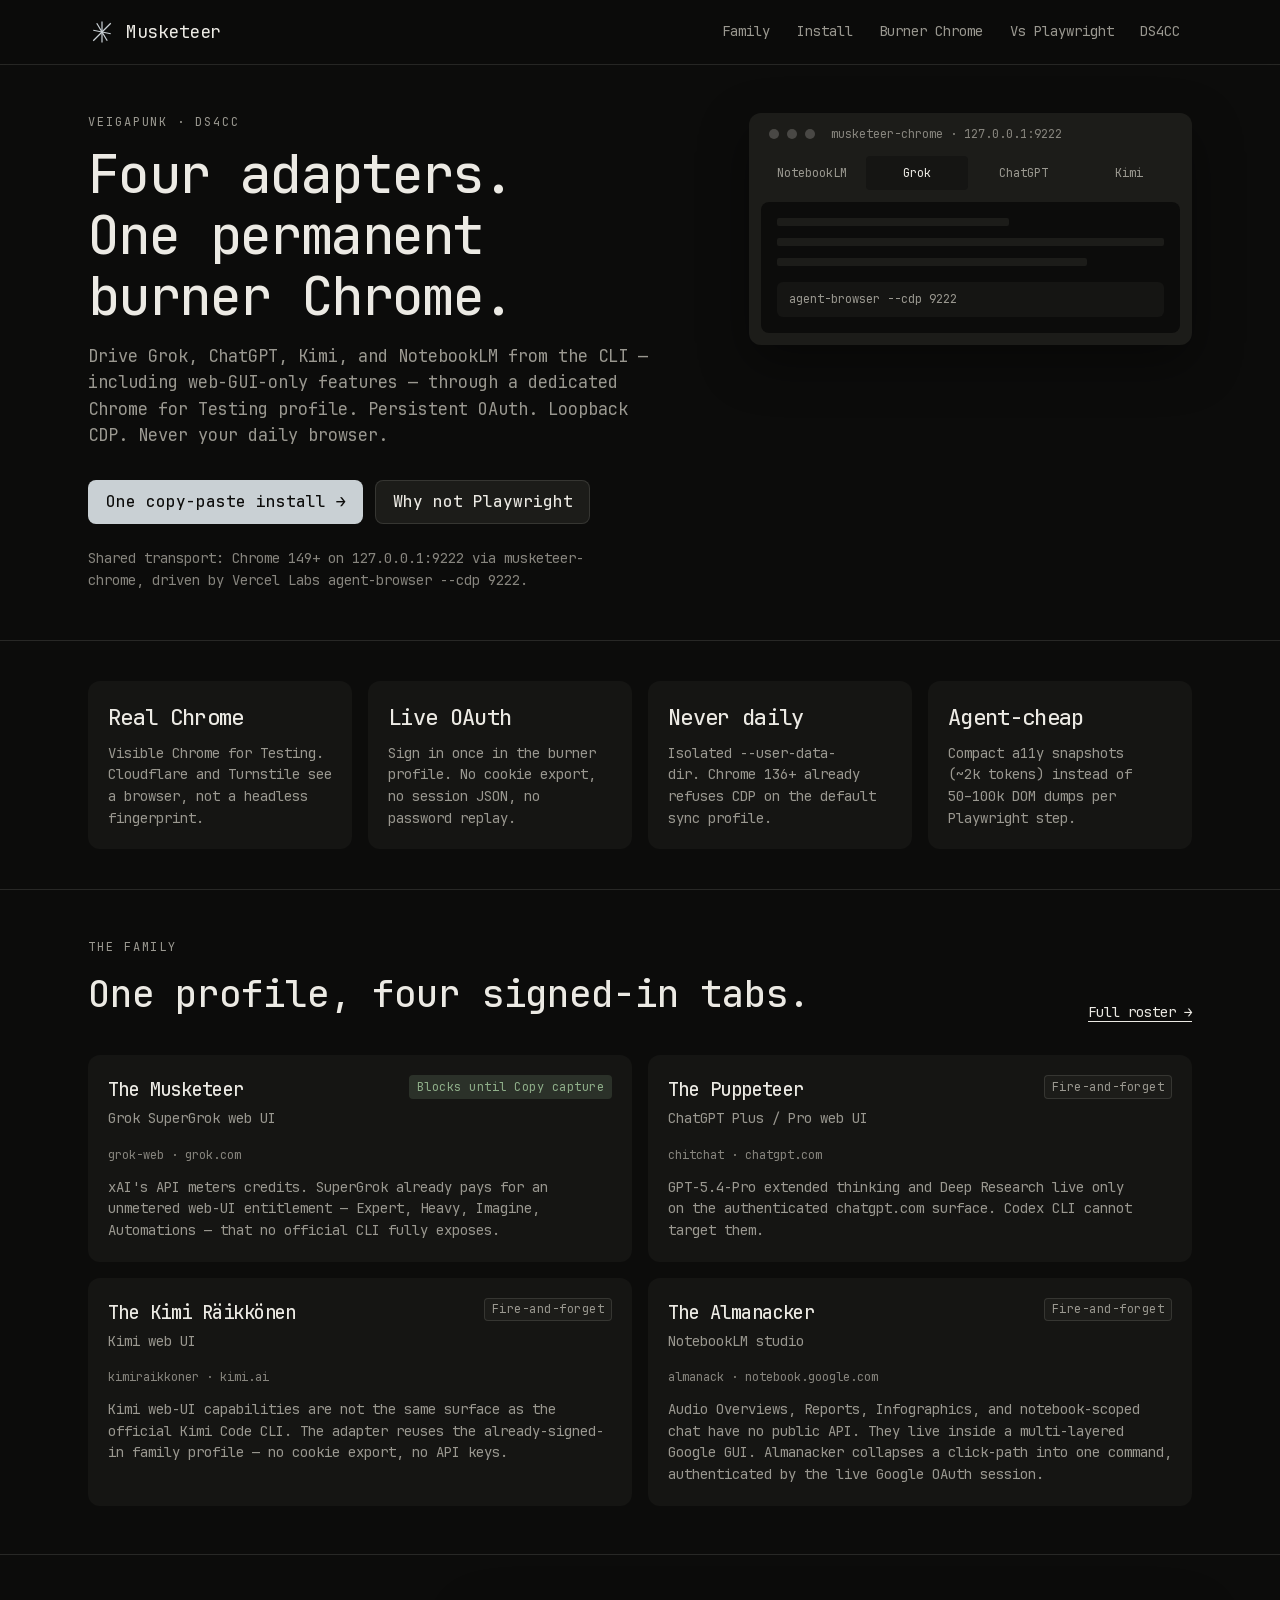
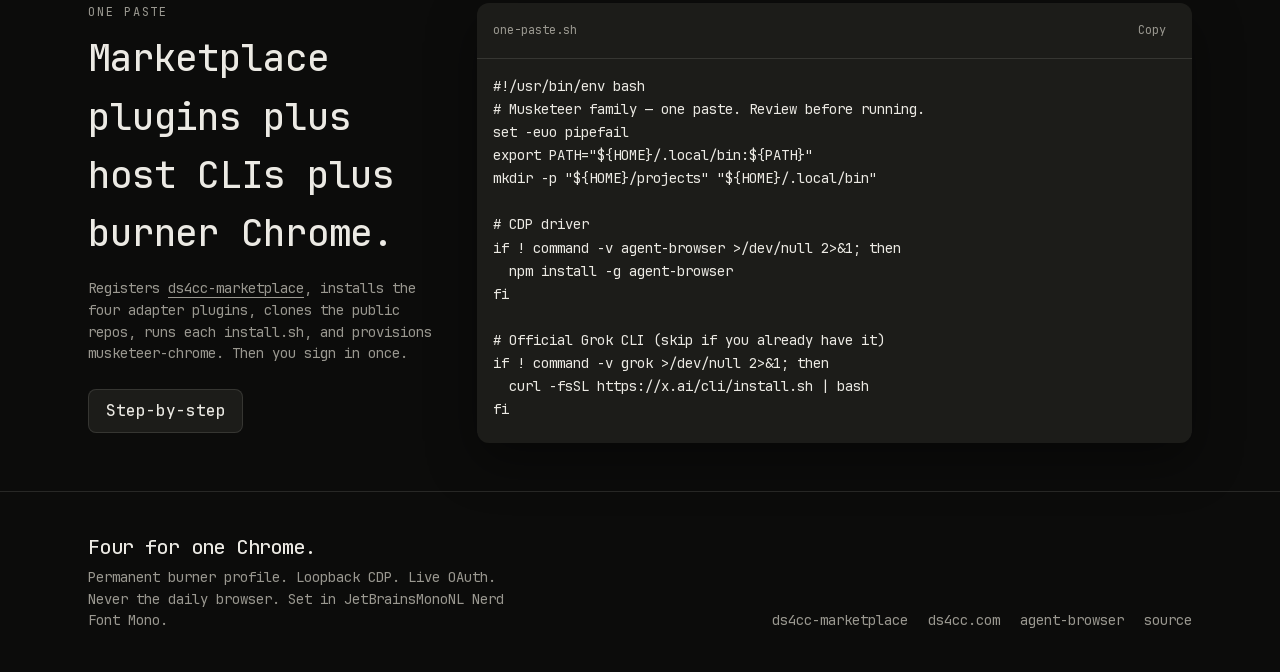
<file: index.html>
<!DOCTYPE html>
<html lang="en">
<head>
  <meta charset="utf-8" />
  <meta name="viewport" content="width=device-width, initial-scale=1" />
  <title>burnerchrome — Musketeer family</title>
  <meta name="description" content="Four CDP adapters. One permanent burner Chrome. Persistent OAuth for web-GUI-only features." />
  <meta name="theme-color" content="#0c0c0b" />
  <link rel="canonical" href="https://burnerchrome-pages.vercel.app/" />
  <meta property="og:type" content="website" />
  <meta property="og:site_name" content="burnerchrome" />
  <meta property="og:title" content="burnerchrome — Musketeer family" />
  <meta property="og:description" content="Four CDP adapters. One permanent burner Chrome. Persistent OAuth for web-GUI-only features." />
  <meta property="og:url" content="https://burnerchrome-pages.vercel.app/" />
  <meta property="og:image" content="https://burnerchrome-pages.vercel.app/assets/og.png" />
  <meta property="og:image:width" content="1200" />
  <meta property="og:image:height" content="630" />
  <meta property="og:image:alt" content="Musketeer brand mark, steel on warm black: Four adapters. One permanent burner Chrome." />
  <meta name="twitter:card" content="summary_large_image" />
  <meta name="twitter:title" content="burnerchrome — Musketeer family" />
  <meta name="twitter:description" content="Four CDP adapters. One permanent burner Chrome. Persistent OAuth for web-GUI-only features." />
  <meta name="twitter:image" content="https://burnerchrome-pages.vercel.app/assets/og.png" />
  <link rel="icon" type="image/svg+xml" href="favicon.svg" />
  <link rel="preconnect" href="https://cdn.jsdelivr.net" crossorigin />
  <link rel="preload" href="fonts/JetBrainsMonoNLNerdFontMono-Regular.woff2" as="font" type="font/woff2" crossorigin />
  <link rel="preload" href="fonts/JetBrainsMonoNLNerdFontMono-Medium.woff2" as="font" type="font/woff2" crossorigin />
  <link rel="stylesheet" href="assets/styles.css" />
</head>
<body>
  <a class="skip" href="#content">Skip to content</a>
  <header class="top">
    <div class="navwrap">
      <a class="brand" href="./">
        <svg viewBox="0 0 32 32" fill="none" stroke="currentColor" stroke-width="1.4" aria-hidden="true">
          <path d="M6 26 L26 6"/><path d="M10 6 L22 26"/><path d="M26 18 L6 14"/><path d="M16 4 L16 28"/>
        </svg>
        <span>Musketeer</span>
      </a>
      <nav class="desk" aria-label="Primary"><a class="" href="family">Family</a>
          <a class="" href="install">Install</a>
          <a class="" href="burner">Burner Chrome</a>
          <a class="" href="compare">Vs Playwright</a>
          <a class="" href="marketplace">DS4CC</a></nav>
      <button class="burger" type="button" data-burger aria-expanded="false" aria-label="Open menu">☰</button>
    </div>
    <nav class="mob" data-mob aria-label="Mobile"><a href="family">Family</a>
          <a href="install">Install</a>
          <a href="burner">Burner Chrome</a>
          <a href="compare">Vs Playwright</a>
          <a href="marketplace">DS4CC</a></nav>
  </header>
  <main id="content">
    <section class="band">
      <div class="wrap split">
        <div>
          <p class="eyebrow">VeigaPunk · DS4CC</p>
          <h1 class="hero">Four adapters. One permanent burner Chrome.</h1>
          <p class="lede">Drive Grok, ChatGPT, Kimi, and NotebookLM from the CLI — including web-GUI-only features — through a dedicated Chrome for Testing profile. Persistent OAuth. Loopback CDP. Never your daily browser.</p>
          <div class="row">
            <a class="btn" href="install">One copy-paste install →</a>
            <a class="btn ghost" href="compare">Why not Playwright</a>
          </div>
          <p class="sm subtle" style="margin-top:1.5rem;max-width:32rem">Shared transport: Chrome 149+ on 127.0.0.1:9222 via musketeer-chrome, driven by Vercel Labs agent-browser --cdp 9222.</p>
        </div>
        <div class="chrome">
          <div class="dots"><span class="dot"></span><span class="dot"></span><span class="dot"></span>
            <span class="xs subtle" style="margin-left:0.5rem">musketeer-chrome · 127.0.0.1:9222</span>
          </div>
          <div class="tabs">
            <div class="tab">NotebookLM</div>
            <div class="tab on">Grok</div>
            <div class="tab">ChatGPT</div>
            <div class="tab">Kimi</div>
          </div>
          <div class="pane">
            <div class="bar" style="width:60%"></div>
            <div class="bar" style="width:100%"></div>
            <div class="bar" style="width:80%"></div>
            <div class="clip">agent-browser --cdp 9222</div>
          </div>
        </div>
      </div>
    </section>
    <section class="band">
      <div class="wrap grid4" style="padding-top:2.5rem;padding-bottom:2.5rem">
        <article class="card">
          <h2 class="md">Real Chrome</h2>
          <p class="sm muted" style="margin-top:0.5rem">Visible Chrome for Testing. Cloudflare and Turnstile see a browser, not a headless fingerprint.</p>
        </article>
        <article class="card">
          <h2 class="md">Live OAuth</h2>
          <p class="sm muted" style="margin-top:0.5rem">Sign in once in the burner profile. No cookie export, no session JSON, no password replay.</p>
        </article>
        <article class="card">
          <h2 class="md">Never daily</h2>
          <p class="sm muted" style="margin-top:0.5rem">Isolated --user-data-dir. Chrome 136+ already refuses CDP on the default sync profile.</p>
        </article>
        <article class="card">
          <h2 class="md">Agent-cheap</h2>
          <p class="sm muted" style="margin-top:0.5rem">Compact a11y snapshots (~2k tokens) instead of 50–100k DOM dumps per Playwright step.</p>
        </article>
      </div>
    </section>
    <section class="band">
      <div class="wrap">
        <div style="display:flex;flex-wrap:wrap;justify-content:space-between;gap:1rem;align-items:flex-end">
          <div>
            <p class="eyebrow">The family</p>
            <h2 class="sec" style="margin-top:0.5rem">One profile, four signed-in tabs.</h2>
          </div>
          <a class="u sm" href="family">Full roster →</a>
        </div>
        <div class="grid2" style="margin-top:2rem">
            <a class="card" href="adapters/musketeer">
              <div style="display:flex;justify-content:space-between;gap:0.75rem;align-items:flex-start">
                <div>
                  <h3 class="md">The Musketeer</h3>
                  <p class="sm muted" style="margin-top:0.25rem">Grok SuperGrok web UI</p>
                </div>
                <span class="badge ok">Blocks until Copy capture</span>
              </div>
              <p class="xs subtle" style="margin-top:1rem">grok-web · grok.com</p>
              <p class="sm muted" style="margin-top:0.75rem">xAI&#x27;s API meters credits. SuperGrok already pays for an unmetered web-UI entitlement — Expert, Heavy, Imagine, Automations — that no official CLI fully exposes.</p>
            </a>
            <a class="card" href="adapters/puppeteer">
              <div style="display:flex;justify-content:space-between;gap:0.75rem;align-items:flex-start">
                <div>
                  <h3 class="md">The Puppeteer</h3>
                  <p class="sm muted" style="margin-top:0.25rem">ChatGPT Plus / Pro web UI</p>
                </div>
                <span class="badge ">Fire-and-forget</span>
              </div>
              <p class="xs subtle" style="margin-top:1rem">chitchat · chatgpt.com</p>
              <p class="sm muted" style="margin-top:0.75rem">GPT-5.4-Pro extended thinking and Deep Research live only on the authenticated chatgpt.com surface. Codex CLI cannot target them.</p>
            </a>
            <a class="card" href="adapters/kimiraikkoner">
              <div style="display:flex;justify-content:space-between;gap:0.75rem;align-items:flex-start">
                <div>
                  <h3 class="md">The Kimi Räikkönen</h3>
                  <p class="sm muted" style="margin-top:0.25rem">Kimi web UI</p>
                </div>
                <span class="badge ">Fire-and-forget</span>
              </div>
              <p class="xs subtle" style="margin-top:1rem">kimiraikkoner · kimi.ai</p>
              <p class="sm muted" style="margin-top:0.75rem">Kimi web-UI capabilities are not the same surface as the official Kimi Code CLI. The adapter reuses the already-signed-in family profile — no cookie export, no API keys.</p>
            </a>
            <a class="card" href="adapters/almanacker">
              <div style="display:flex;justify-content:space-between;gap:0.75rem;align-items:flex-start">
                <div>
                  <h3 class="md">The Almanacker</h3>
                  <p class="sm muted" style="margin-top:0.25rem">NotebookLM studio</p>
                </div>
                <span class="badge ">Fire-and-forget</span>
              </div>
              <p class="xs subtle" style="margin-top:1rem">almanack · notebook.google.com</p>
              <p class="sm muted" style="margin-top:0.75rem">Audio Overviews, Reports, Infographics, and notebook-scoped chat have no public API. They live inside a multi-layered Google GUI. Almanacker collapses a click-path into one command, authenticated by the live Google OAuth session.</p>
            </a>
        </div>
      </div>
    </section>
    <section>
      <div class="wrap split-rev">
        <div>
          <p class="eyebrow">One paste</p>
          <h2 class="sec" style="margin-top:0.5rem">Marketplace plugins plus host CLIs plus burner Chrome.</h2>
          <p class="sm muted" style="margin-top:1rem">Registers <a class="u" href="https://ds4cc.com">ds4cc-marketplace</a>, installs the four adapter plugins, clones the public repos, runs each install.sh, and provisions musketeer-chrome. Then you sign in once.</p>
          <p style="margin-top:1.5rem"><a class="btn ghost" href="install">Step-by-step</a></p>
        </div>
        <div><div class="copy">
  <div class="copyhead"><span>one-paste.sh</span><button type="button" aria-live="polite" data-copy="one-paste">Copy</button></div>
  <pre><code id="one-paste">#!/usr/bin/env bash
# Musketeer family — one paste. Review before running.
set -euo pipefail
export PATH=&quot;${HOME}/.local/bin:${PATH}&quot;
mkdir -p &quot;${HOME}/projects&quot; &quot;${HOME}/.local/bin&quot;

# CDP driver
if ! command -v agent-browser &gt;/dev/null 2&gt;&amp;1; then
  npm install -g agent-browser
fi

# Official Grok CLI (skip if you already have it)
if ! command -v grok &gt;/dev/null 2&gt;&amp;1; then
  curl -fsSL https://x.ai/cli/install.sh | bash
fi

# DS4CC marketplace + the four adapter plugins
if command -v grok &gt;/dev/null 2&gt;&amp;1; then
  grok plugin marketplace add VeigaPunk/ds4cc-marketplace
  for p in the-musketeer the-puppeteer the-almanacker the-kimiraikoner; do
    grok plugin install &quot;$p&quot; --trust &amp;&amp; grok plugin enable &quot;$p&quot;
  done
fi

clone_or_pull() {
  local repo=&quot;$1&quot; dest=&quot;$2&quot;
  if [[ -d &quot;$dest/.git&quot; ]]; then
    git -C &quot;$dest&quot; pull --ff-only
  else
    git clone --depth 1 &quot;https://github.com/${repo}.git&quot; &quot;$dest&quot;
  fi
}

clone_or_pull VeigaPunk/the-musketeer     &quot;${HOME}/projects/the-musketeer&quot;
clone_or_pull VeigaPunk/the-puppeteer     &quot;${HOME}/projects/the-puppeteer&quot;
clone_or_pull VeigaPunk/the-almanacker    &quot;${HOME}/projects/the-almanacker&quot;
clone_or_pull VeigaPunk/the-kimiraikkoner &quot;${HOME}/projects/the-kimiraikkoner&quot;

( cd &quot;${HOME}/projects/the-musketeer&quot;     &amp;&amp; bash ./install.sh &amp;&amp; bash ./scripts/install-automation-chrome )
( cd &quot;${HOME}/projects/the-puppeteer&quot;     &amp;&amp; bash ./install.sh )
( cd &quot;${HOME}/projects/the-almanacker&quot;    &amp;&amp; bash ./install.sh )
( cd &quot;${HOME}/projects/the-kimiraikkoner&quot; &amp;&amp; bash ./install.sh )

echo
echo &quot;Launch the burner profile, then sign in once on the four tabs:&quot;
echo &quot;  musketeer-chrome&quot;
echo
echo &quot;Verify CDP (loopback only):&quot;
echo &quot;  curl -sS http://127.0.0.1:9222/json/version&quot;
</code></pre>
</div></div>
      </div>
    </section>
    </main>
  <footer class="bot">
    <div class="foot">
      <div>
        <h2>Four for one Chrome.</h2>
        <p>Permanent burner profile. Loopback CDP. Live OAuth. Never the daily browser. Set in JetBrainsMonoNL Nerd Font Mono.</p>
      </div>
      <div class="flinks">
        <a href="https://github.com/VeigaPunk/ds4cc-marketplace">ds4cc-marketplace</a>
        <a href="https://ds4cc.com">ds4cc.com</a>
        <a href="https://github.com/vercel-labs/agent-browser">agent-browser</a>
        <a href="https://github.com/VeigaPunk/burnerchrome">source</a>
      </div>
    </div>
  </footer>
  <script src="assets/app.js"></script>
</body>
</html>
</file>
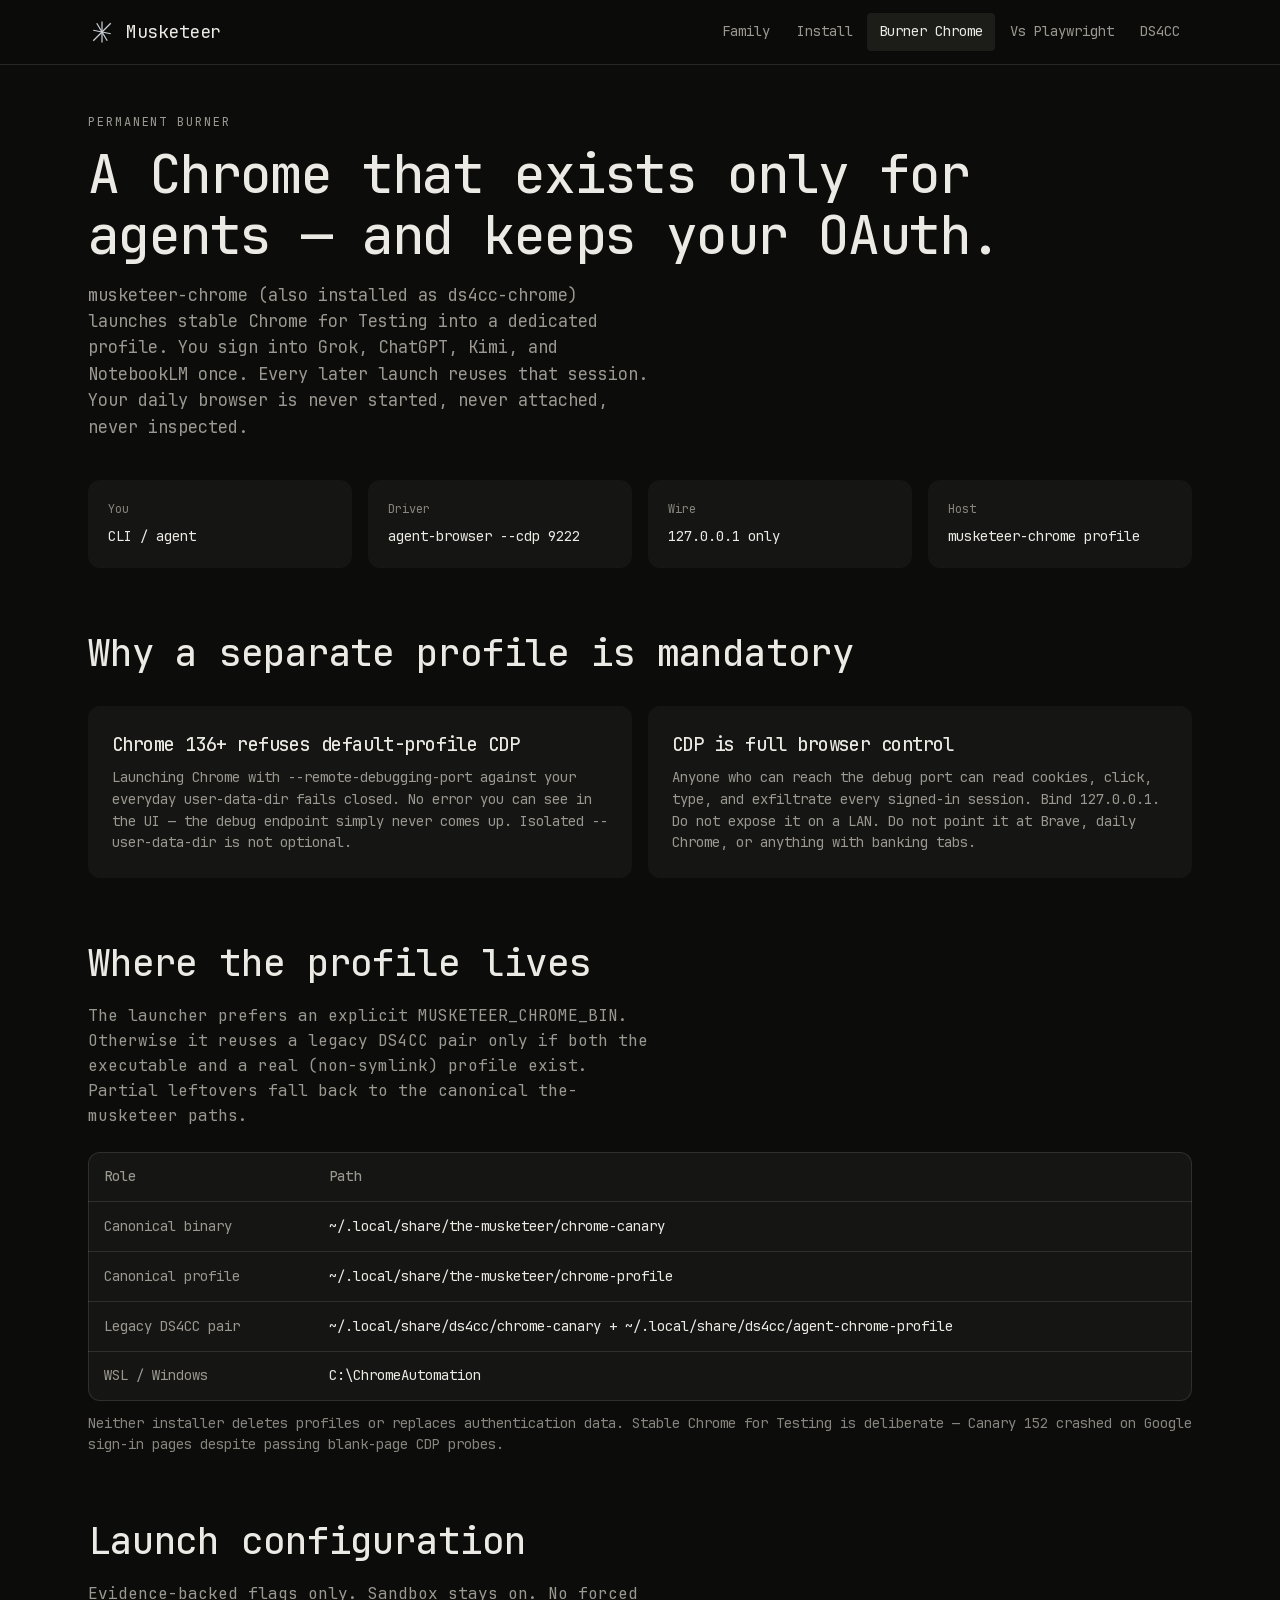
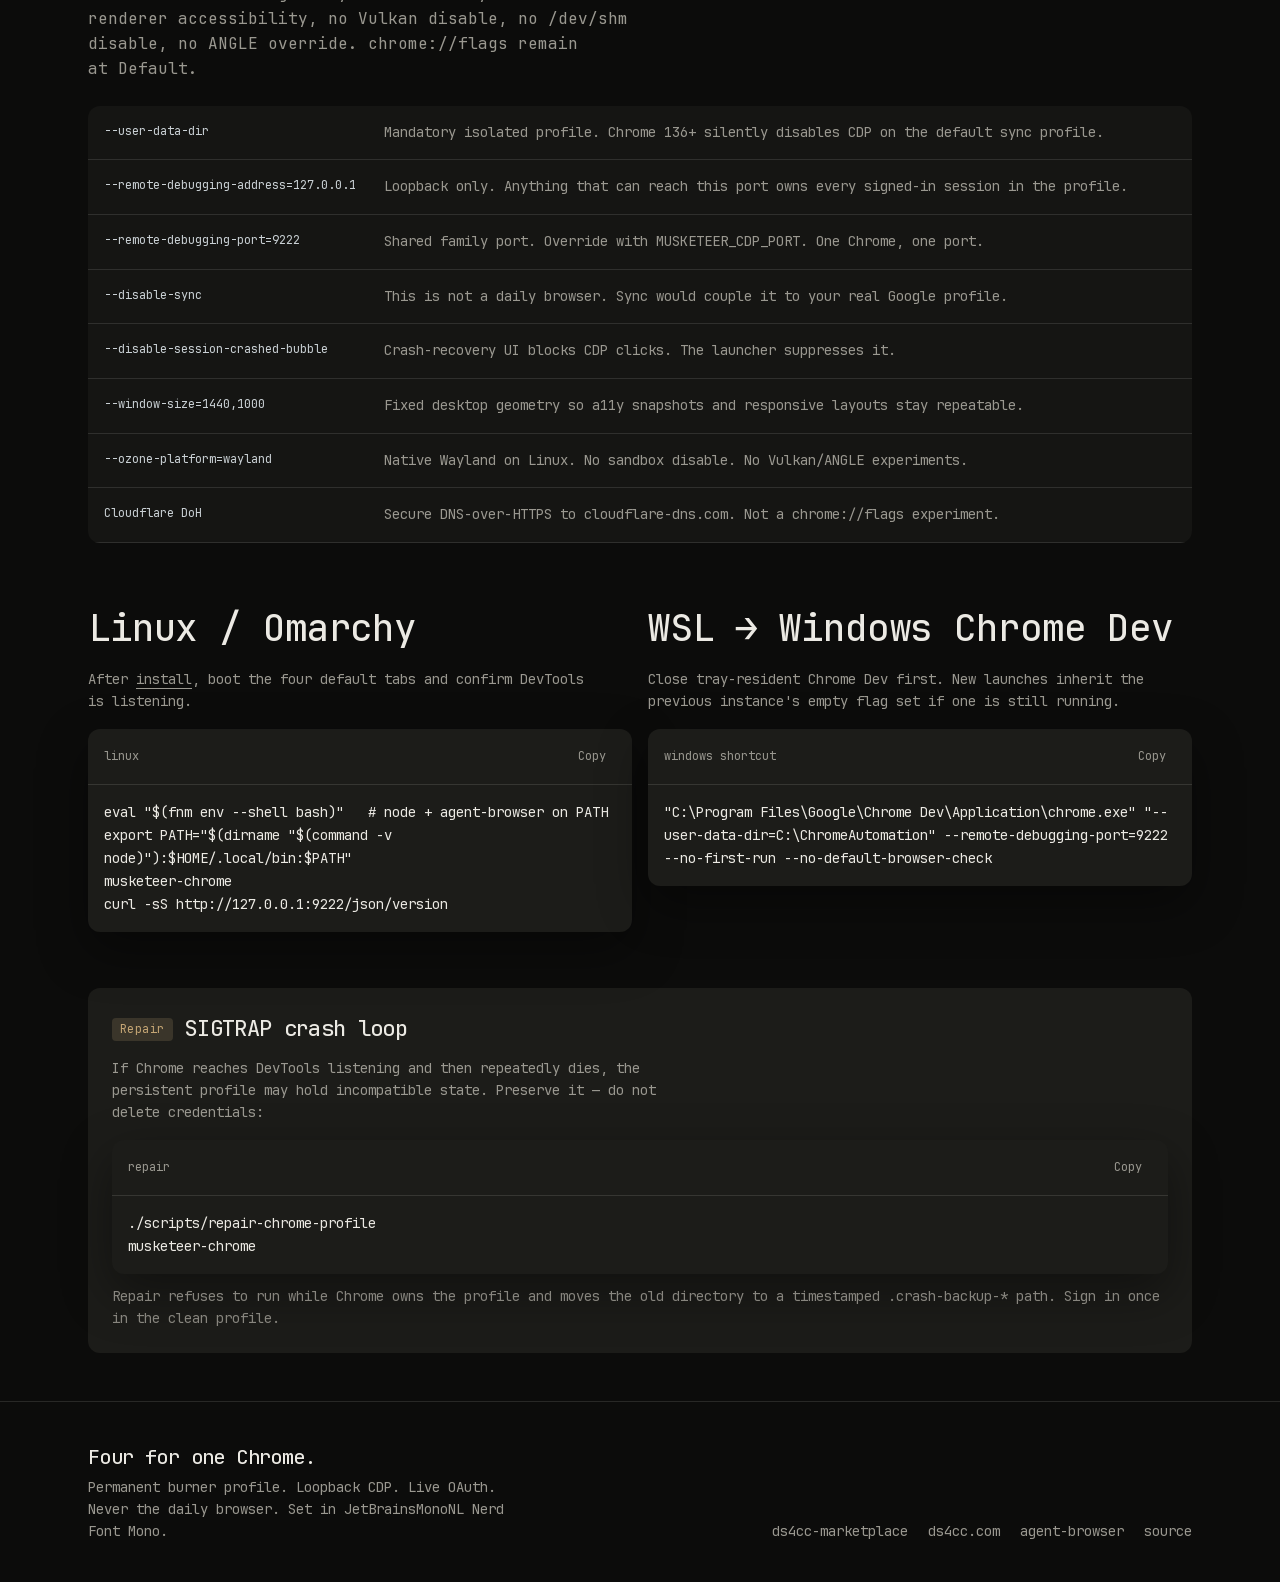
<file: burner.html>
<!DOCTYPE html>
<html lang="en">
<head>
  <meta charset="utf-8" />
  <meta name="viewport" content="width=device-width, initial-scale=1" />
  <title>Burner Chrome — Musketeer family</title>
  <meta name="description" content="musketeer-chrome launches Chrome for Testing into a dedicated profile. Sign in once — every later launch reuses the session. Never the daily browser." />
  <meta name="theme-color" content="#0c0c0b" />
  <link rel="canonical" href="https://burnerchrome-pages.vercel.app/burner" />
  <meta property="og:type" content="website" />
  <meta property="og:site_name" content="burnerchrome" />
  <meta property="og:title" content="Burner Chrome — Musketeer family" />
  <meta property="og:description" content="musketeer-chrome launches Chrome for Testing into a dedicated profile. Sign in once — every later launch reuses the session. Never the daily browser." />
  <meta property="og:url" content="https://burnerchrome-pages.vercel.app/burner" />
  <meta property="og:image" content="https://burnerchrome-pages.vercel.app/assets/og.png" />
  <meta property="og:image:width" content="1200" />
  <meta property="og:image:height" content="630" />
  <meta property="og:image:alt" content="Musketeer brand mark, steel on warm black: Four adapters. One permanent burner Chrome." />
  <meta name="twitter:card" content="summary_large_image" />
  <meta name="twitter:title" content="Burner Chrome — Musketeer family" />
  <meta name="twitter:description" content="musketeer-chrome launches Chrome for Testing into a dedicated profile. Sign in once — every later launch reuses the session. Never the daily browser." />
  <meta name="twitter:image" content="https://burnerchrome-pages.vercel.app/assets/og.png" />
  <link rel="icon" type="image/svg+xml" href="favicon.svg" />
  <link rel="preconnect" href="https://cdn.jsdelivr.net" crossorigin />
  <link rel="preload" href="fonts/JetBrainsMonoNLNerdFontMono-Regular.woff2" as="font" type="font/woff2" crossorigin />
  <link rel="preload" href="fonts/JetBrainsMonoNLNerdFontMono-Medium.woff2" as="font" type="font/woff2" crossorigin />
  <link rel="stylesheet" href="assets/styles.css" />
</head>
<body>
  <a class="skip" href="#content">Skip to content</a>
  <header class="top">
    <div class="navwrap">
      <a class="brand" href="./">
        <svg viewBox="0 0 32 32" fill="none" stroke="currentColor" stroke-width="1.4" aria-hidden="true">
          <path d="M6 26 L26 6"/><path d="M10 6 L22 26"/><path d="M26 18 L6 14"/><path d="M16 4 L16 28"/>
        </svg>
        <span>Musketeer</span>
      </a>
      <nav class="desk" aria-label="Primary"><a class="" href="family">Family</a>
          <a class="" href="install">Install</a>
          <a class="on" aria-current="page" href="burner">Burner Chrome</a>
          <a class="" href="compare">Vs Playwright</a>
          <a class="" href="marketplace">DS4CC</a></nav>
      <button class="burger" type="button" data-burger aria-expanded="false" aria-label="Open menu">☰</button>
    </div>
    <nav class="mob" data-mob aria-label="Mobile"><a href="family">Family</a>
          <a href="install">Install</a>
          <a href="burner">Burner Chrome</a>
          <a href="compare">Vs Playwright</a>
          <a href="marketplace">DS4CC</a></nav>
  </header>
  <main id="content">
    <article class="wrap">
      <p class="eyebrow">Permanent burner</p>
      <h1 class="hero">A Chrome that exists only for agents — and keeps your OAuth.</h1>
      <p class="lede">musketeer-chrome (also installed as ds4cc-chrome) launches stable Chrome for Testing into a dedicated profile. You sign into Grok, ChatGPT, Kimi, and NotebookLM once. Every later launch reuses that session. Your daily browser is never started, never attached, never inspected.</p>
      <div class="grid4" style="margin-top:2.5rem">
        <div class="card"><p class="xs subtle">You</p><p class="sm" style="margin-top:0.5rem">CLI / agent</p></div>
        <div class="card"><p class="xs subtle">Driver</p><p class="sm" style="margin-top:0.5rem">agent-browser --cdp 9222</p></div>
        <div class="card"><p class="xs subtle">Wire</p><p class="sm" style="margin-top:0.5rem">127.0.0.1 only</p></div>
        <div class="card"><p class="xs subtle">Host</p><p class="sm" style="margin-top:0.5rem">musketeer-chrome profile</p></div>
      </div>
      <section style="margin-top:3.5rem">
        <h2 class="sec">Why a separate profile is mandatory</h2>
        <div class="grid2" style="margin-top:1.5rem">
          <div class="card pad">
            <h3 class="md">Chrome 136+ refuses default-profile CDP</h3>
            <p class="sm muted" style="margin-top:0.5rem">Launching Chrome with --remote-debugging-port against your everyday user-data-dir fails closed. No error you can see in the UI — the debug endpoint simply never comes up. Isolated --user-data-dir is not optional.</p>
          </div>
          <div class="card pad">
            <h3 class="md">CDP is full browser control</h3>
            <p class="sm muted" style="margin-top:0.5rem">Anyone who can reach the debug port can read cookies, click, type, and exfiltrate every signed-in session. Bind 127.0.0.1. Do not expose it on a LAN. Do not point it at Brave, daily Chrome, or anything with banking tabs.</p>
          </div>
        </div>
      </section>
      <section style="margin-top:3.5rem">
        <h2 class="sec">Where the profile lives</h2>
        <p class="muted" style="margin-top:0.75rem;max-width:36rem">The launcher prefers an explicit MUSKETEER_CHROME_BIN. Otherwise it reuses a legacy DS4CC pair only if both the executable and a real (non-symlink) profile exist. Partial leftovers fall back to the canonical the-musketeer paths.</p>
        <div class="tablewrap hair" style="margin-top:1.5rem">
          <table>
            <thead><tr><th>Role</th><th>Path</th></tr></thead>
            <tbody>
              <tr><td class="muted">Canonical binary</td><td class="break">~/.local/share/the-musketeer/chrome-canary</td></tr>
              <tr><td class="muted">Canonical profile</td><td class="break">~/.local/share/the-musketeer/chrome-profile</td></tr>
              <tr><td class="muted">Legacy DS4CC pair</td><td class="break">~/.local/share/ds4cc/chrome-canary + ~/.local/share/ds4cc/agent-chrome-profile</td></tr>
              <tr><td class="muted">WSL / Windows</td><td class="break">C:\ChromeAutomation</td></tr>
            </tbody>
          </table>
        </div>
        <p class="sm subtle" style="margin-top:0.75rem">Neither installer deletes profiles or replaces authentication data. Stable Chrome for Testing is deliberate — Canary 152 crashed on Google sign-in pages despite passing blank-page CDP probes.</p>
      </section>
      <section style="margin-top:3.5rem">
        <h2 class="sec">Launch configuration</h2>
        <p class="muted" style="margin-top:0.75rem;max-width:36rem">Evidence-backed flags only. Sandbox stays on. No forced renderer accessibility, no Vulkan disable, no /dev/shm disable, no ANGLE override. chrome://flags remain at Default.</p>
        <ul class="card" style="list-style:none;padding:0;margin:1.5rem 0 0;overflow:hidden"><li class="steps" style="border:0;padding:1rem;border-bottom:1px solid var(--border)"><code class="xs" style="color:var(--accent)">--user-data-dir</code><p class="sm muted">Mandatory isolated profile. Chrome 136+ silently disables CDP on the default sync profile.</p></li><li class="steps" style="border:0;padding:1rem;border-bottom:1px solid var(--border)"><code class="xs" style="color:var(--accent)">--remote-debugging-address=127.0.0.1</code><p class="sm muted">Loopback only. Anything that can reach this port owns every signed-in session in the profile.</p></li><li class="steps" style="border:0;padding:1rem;border-bottom:1px solid var(--border)"><code class="xs" style="color:var(--accent)">--remote-debugging-port=9222</code><p class="sm muted">Shared family port. Override with MUSKETEER_CDP_PORT. One Chrome, one port.</p></li><li class="steps" style="border:0;padding:1rem;border-bottom:1px solid var(--border)"><code class="xs" style="color:var(--accent)">--disable-sync</code><p class="sm muted">This is not a daily browser. Sync would couple it to your real Google profile.</p></li><li class="steps" style="border:0;padding:1rem;border-bottom:1px solid var(--border)"><code class="xs" style="color:var(--accent)">--disable-session-crashed-bubble</code><p class="sm muted">Crash-recovery UI blocks CDP clicks. The launcher suppresses it.</p></li><li class="steps" style="border:0;padding:1rem;border-bottom:1px solid var(--border)"><code class="xs" style="color:var(--accent)">--window-size=1440,1000</code><p class="sm muted">Fixed desktop geometry so a11y snapshots and responsive layouts stay repeatable.</p></li><li class="steps" style="border:0;padding:1rem;border-bottom:1px solid var(--border)"><code class="xs" style="color:var(--accent)">--ozone-platform=wayland</code><p class="sm muted">Native Wayland on Linux. No sandbox disable. No Vulkan/ANGLE experiments.</p></li><li class="steps" style="border:0;padding:1rem;border-bottom:1px solid var(--border)"><code class="xs" style="color:var(--accent)">Cloudflare DoH</code><p class="sm muted">Secure DNS-over-HTTPS to cloudflare-dns.com. Not a chrome://flags experiment.</p></li></ul>
      </section>
      <section class="grid2" style="margin-top:3.5rem">
        <div>
          <h2 class="sec">Linux / Omarchy</h2>
          <p class="sm muted" style="margin-top:0.75rem">After <a class="u" href="install">install</a>, boot the four default tabs and confirm DevTools is listening.</p>
          <div style="margin-top:1rem"><div class="copy">
  <div class="copyhead"><span>linux</span><button type="button" aria-live="polite" data-copy="burn-linux">Copy</button></div>
  <pre><code id="burn-linux">eval &quot;$(fnm env --shell bash)&quot;   # node + agent-browser on PATH
export PATH=&quot;$(dirname &quot;$(command -v node)&quot;):$HOME/.local/bin:$PATH&quot;
musketeer-chrome
curl -sS http://127.0.0.1:9222/json/version</code></pre>
</div></div>
        </div>
        <div>
          <h2 class="sec">WSL → Windows Chrome Dev</h2>
          <p class="sm muted" style="margin-top:0.75rem">Close tray-resident Chrome Dev first. New launches inherit the previous instance's empty flag set if one is still running.</p>
          <div style="margin-top:1rem"><div class="copy">
  <div class="copyhead"><span>windows shortcut</span><button type="button" aria-live="polite" data-copy="burn-wsl">Copy</button></div>
  <pre><code id="burn-wsl">&quot;C:\Program Files\Google\Chrome Dev\Application\chrome.exe&quot; &quot;--user-data-dir=C:\ChromeAutomation&quot; --remote-debugging-port=9222 --no-first-run --no-default-browser-check</code></pre>
</div></div>
        </div>
      </section>
      <section class="card pad raised" style="margin-top:3.5rem">
        <div class="row" style="margin-top:0;align-items:center"><span class="badge warn">Repair</span><h2 class="md">SIGTRAP crash loop</h2></div>
        <p class="sm muted" style="margin-top:0.75rem;max-width:36rem">If Chrome reaches DevTools listening and then repeatedly dies, the persistent profile may hold incompatible state. Preserve it — do not delete credentials:</p>
        <div style="margin-top:1rem"><div class="copy">
  <div class="copyhead"><span>repair</span><button type="button" aria-live="polite" data-copy="burn-repair">Copy</button></div>
  <pre><code id="burn-repair">./scripts/repair-chrome-profile
musketeer-chrome</code></pre>
</div></div>
        <p class="sm subtle" style="margin-top:0.75rem">Repair refuses to run while Chrome owns the profile and moves the old directory to a timestamped .crash-backup-* path. Sign in once in the clean profile.</p>
      </section>
    </article></main>
  <footer class="bot">
    <div class="foot">
      <div>
        <h2>Four for one Chrome.</h2>
        <p>Permanent burner profile. Loopback CDP. Live OAuth. Never the daily browser. Set in JetBrainsMonoNL Nerd Font Mono.</p>
      </div>
      <div class="flinks">
        <a href="https://github.com/VeigaPunk/ds4cc-marketplace">ds4cc-marketplace</a>
        <a href="https://ds4cc.com">ds4cc.com</a>
        <a href="https://github.com/vercel-labs/agent-browser">agent-browser</a>
        <a href="https://github.com/VeigaPunk/burnerchrome">source</a>
      </div>
    </div>
  </footer>
  <script src="assets/app.js"></script>
</body>
</html>
</file>
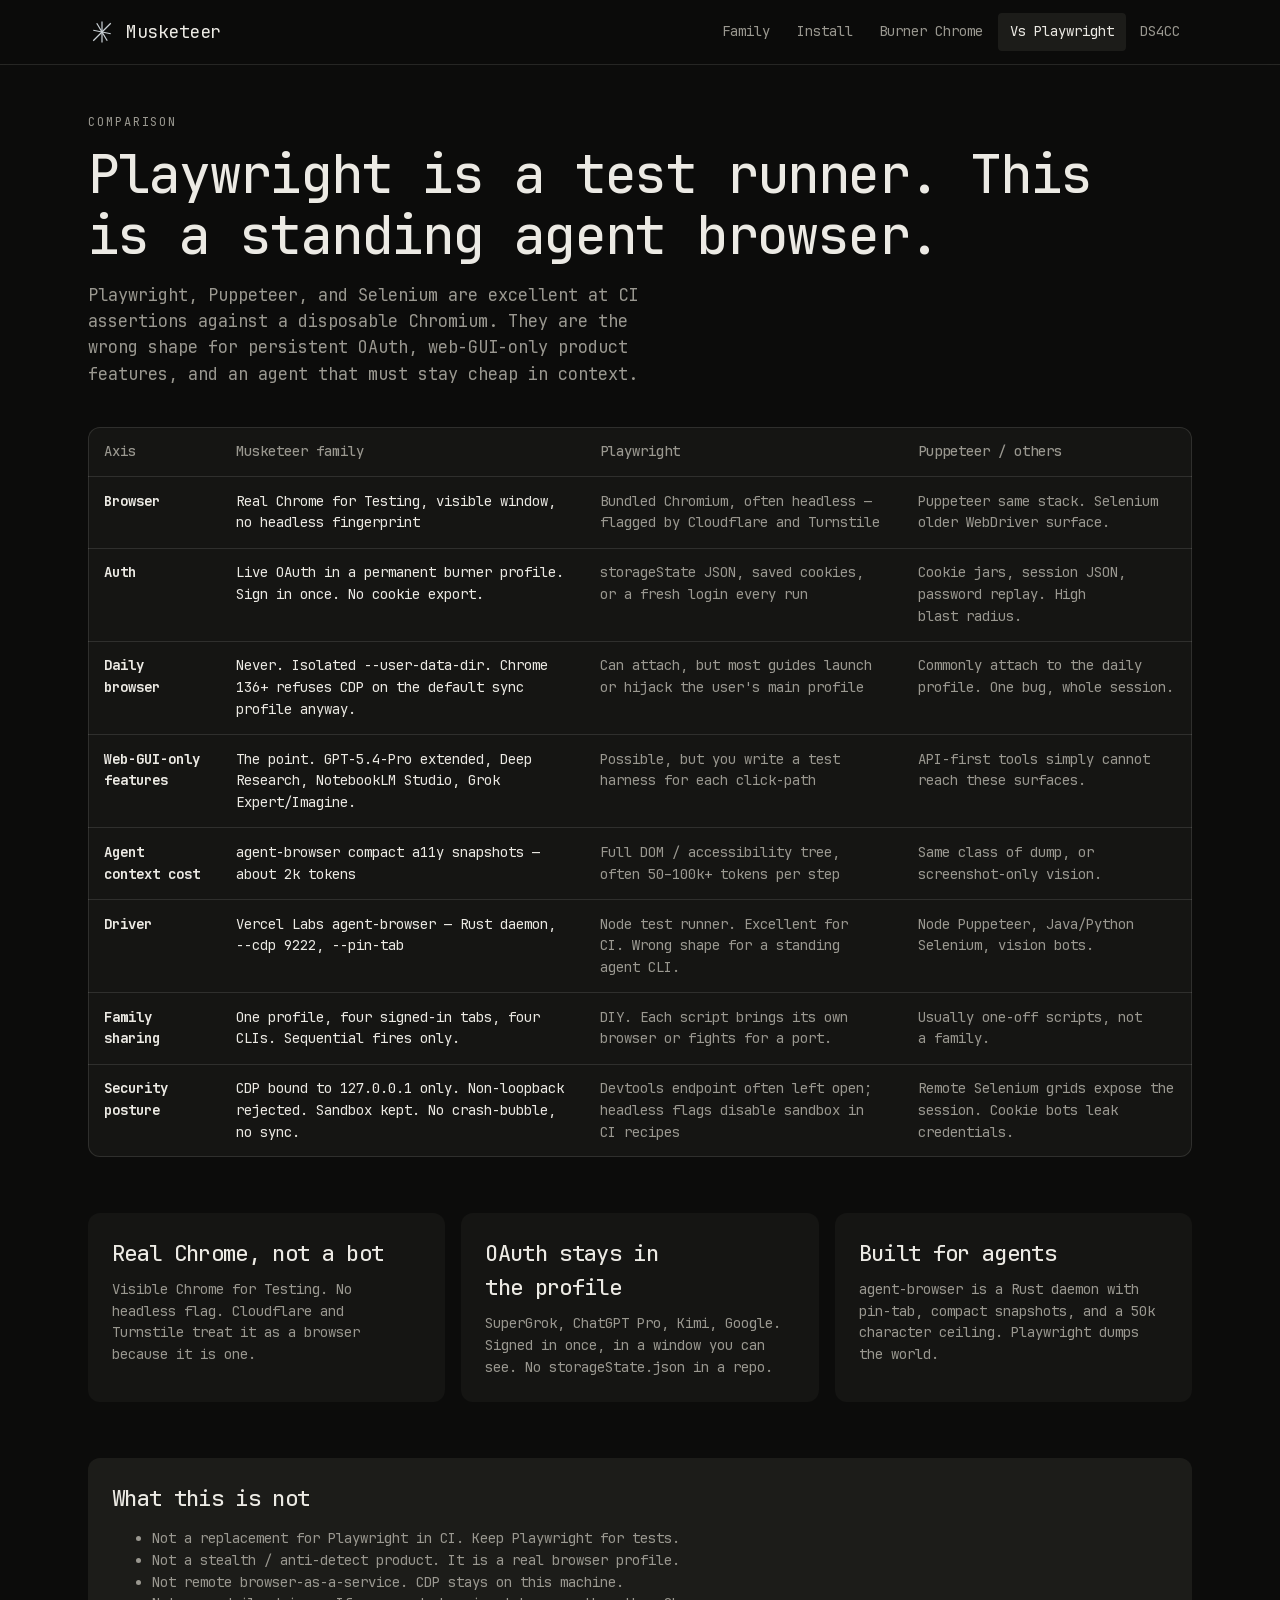
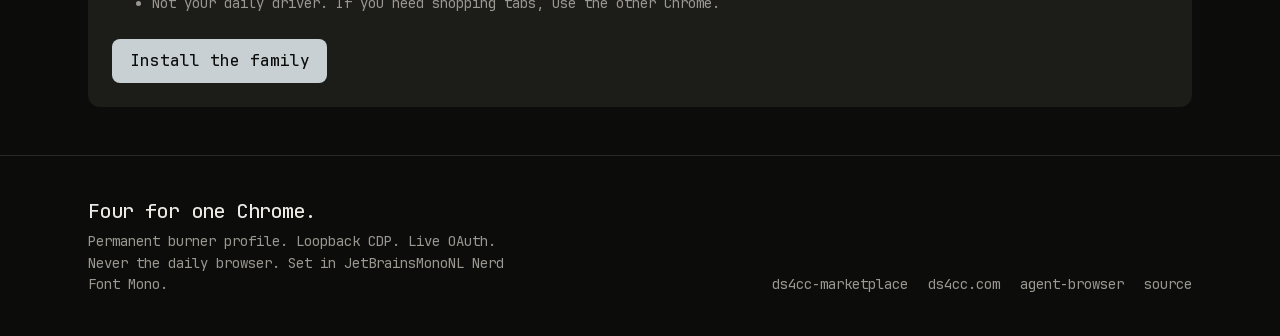
<file: compare.html>
<!DOCTYPE html>
<html lang="en">
<head>
  <meta charset="utf-8" />
  <meta name="viewport" content="width=device-width, initial-scale=1" />
  <title>Vs Playwright — Musketeer family</title>
  <meta name="description" content="Playwright is a test runner. This is a standing agent browser: persistent OAuth, web-GUI-only features, and ~2k-token a11y snapshots." />
  <meta name="theme-color" content="#0c0c0b" />
  <link rel="canonical" href="https://burnerchrome-pages.vercel.app/compare" />
  <meta property="og:type" content="website" />
  <meta property="og:site_name" content="burnerchrome" />
  <meta property="og:title" content="Vs Playwright — Musketeer family" />
  <meta property="og:description" content="Playwright is a test runner. This is a standing agent browser: persistent OAuth, web-GUI-only features, and ~2k-token a11y snapshots." />
  <meta property="og:url" content="https://burnerchrome-pages.vercel.app/compare" />
  <meta property="og:image" content="https://burnerchrome-pages.vercel.app/assets/og.png" />
  <meta property="og:image:width" content="1200" />
  <meta property="og:image:height" content="630" />
  <meta property="og:image:alt" content="Musketeer brand mark, steel on warm black: Four adapters. One permanent burner Chrome." />
  <meta name="twitter:card" content="summary_large_image" />
  <meta name="twitter:title" content="Vs Playwright — Musketeer family" />
  <meta name="twitter:description" content="Playwright is a test runner. This is a standing agent browser: persistent OAuth, web-GUI-only features, and ~2k-token a11y snapshots." />
  <meta name="twitter:image" content="https://burnerchrome-pages.vercel.app/assets/og.png" />
  <link rel="icon" type="image/svg+xml" href="favicon.svg" />
  <link rel="preconnect" href="https://cdn.jsdelivr.net" crossorigin />
  <link rel="preload" href="fonts/JetBrainsMonoNLNerdFontMono-Regular.woff2" as="font" type="font/woff2" crossorigin />
  <link rel="preload" href="fonts/JetBrainsMonoNLNerdFontMono-Medium.woff2" as="font" type="font/woff2" crossorigin />
  <link rel="stylesheet" href="assets/styles.css" />
</head>
<body>
  <a class="skip" href="#content">Skip to content</a>
  <header class="top">
    <div class="navwrap">
      <a class="brand" href="./">
        <svg viewBox="0 0 32 32" fill="none" stroke="currentColor" stroke-width="1.4" aria-hidden="true">
          <path d="M6 26 L26 6"/><path d="M10 6 L22 26"/><path d="M26 18 L6 14"/><path d="M16 4 L16 28"/>
        </svg>
        <span>Musketeer</span>
      </a>
      <nav class="desk" aria-label="Primary"><a class="" href="family">Family</a>
          <a class="" href="install">Install</a>
          <a class="" href="burner">Burner Chrome</a>
          <a class="on" aria-current="page" href="compare">Vs Playwright</a>
          <a class="" href="marketplace">DS4CC</a></nav>
      <button class="burger" type="button" data-burger aria-expanded="false" aria-label="Open menu">☰</button>
    </div>
    <nav class="mob" data-mob aria-label="Mobile"><a href="family">Family</a>
          <a href="install">Install</a>
          <a href="burner">Burner Chrome</a>
          <a href="compare">Vs Playwright</a>
          <a href="marketplace">DS4CC</a></nav>
  </header>
  <main id="content">
    <article class="wrap">
      <p class="eyebrow">Comparison</p>
      <h1 class="hero">Playwright is a test runner. This is a standing agent browser.</h1>
      <p class="lede">Playwright, Puppeteer, and Selenium are excellent at CI assertions against a disposable Chromium. They are the wrong shape for persistent OAuth, web-GUI-only product features, and an agent that must stay cheap in context.</p>
      <div class="tablewrap hair" style="margin-top:2.5rem">
        <table style="min-width:56rem">
          <thead><tr><th>Axis</th><th>Musketeer family</th><th>Playwright</th><th>Puppeteer / others</th></tr></thead>
          <tbody><tr><td><strong>Browser</strong></td><td>Real Chrome for Testing, visible window, no headless fingerprint</td><td class='muted'>Bundled Chromium, often headless — flagged by Cloudflare and Turnstile</td><td class='muted'>Puppeteer same stack. Selenium older WebDriver surface.</td></tr><tr><td><strong>Auth</strong></td><td>Live OAuth in a permanent burner profile. Sign in once. No cookie export.</td><td class='muted'>storageState JSON, saved cookies, or a fresh login every run</td><td class='muted'>Cookie jars, session JSON, password replay. High blast radius.</td></tr><tr><td><strong>Daily browser</strong></td><td>Never. Isolated --user-data-dir. Chrome 136+ refuses CDP on the default sync profile anyway.</td><td class='muted'>Can attach, but most guides launch or hijack the user&#x27;s main profile</td><td class='muted'>Commonly attach to the daily profile. One bug, whole session.</td></tr><tr><td><strong>Web-GUI-only features</strong></td><td>The point. GPT-5.4-Pro extended, Deep Research, NotebookLM Studio, Grok Expert/Imagine.</td><td class='muted'>Possible, but you write a test harness for each click-path</td><td class='muted'>API-first tools simply cannot reach these surfaces.</td></tr><tr><td><strong>Agent context cost</strong></td><td>agent-browser compact a11y snapshots — about 2k tokens</td><td class='muted'>Full DOM / accessibility tree, often 50–100k+ tokens per step</td><td class='muted'>Same class of dump, or screenshot-only vision.</td></tr><tr><td><strong>Driver</strong></td><td>Vercel Labs agent-browser — Rust daemon, --cdp 9222, --pin-tab</td><td class='muted'>Node test runner. Excellent for CI. Wrong shape for a standing agent CLI.</td><td class='muted'>Node Puppeteer, Java/Python Selenium, vision bots.</td></tr><tr><td><strong>Family sharing</strong></td><td>One profile, four signed-in tabs, four CLIs. Sequential fires only.</td><td class='muted'>DIY. Each script brings its own browser or fights for a port.</td><td class='muted'>Usually one-off scripts, not a family.</td></tr><tr><td><strong>Security posture</strong></td><td>CDP bound to 127.0.0.1 only. Non-loopback rejected. Sandbox kept. No crash-bubble, no sync.</td><td class='muted'>Devtools endpoint often left open; headless flags disable sandbox in CI recipes</td><td class='muted'>Remote Selenium grids expose the session. Cookie bots leak credentials.</td></tr></tbody>
        </table>
      </div>
      <section class="grid3" style="margin-top:3.5rem">
        <div class="card pad"><h2 class="md">Real Chrome, not a bot</h2><p class="sm muted" style="margin-top:0.5rem">Visible Chrome for Testing. No headless flag. Cloudflare and Turnstile treat it as a browser because it is one.</p></div>
        <div class="card pad"><h2 class="md">OAuth stays in the profile</h2><p class="sm muted" style="margin-top:0.5rem">SuperGrok, ChatGPT Pro, Kimi, Google. Signed in once, in a window you can see. No storageState.json in a repo.</p></div>
        <div class="card pad"><h2 class="md">Built for agents</h2><p class="sm muted" style="margin-top:0.5rem">agent-browser is a Rust daemon with pin-tab, compact snapshots, and a 50k character ceiling. Playwright dumps the world.</p></div>
      </section>
      <section class="card pad raised" style="margin-top:3.5rem">
        <h2 class="md">What this is not</h2>
        <ul class="sm muted" style="margin-top:0.75rem">
          <li>Not a replacement for Playwright in CI. Keep Playwright for tests.</li>
          <li>Not a stealth / anti-detect product. It is a real browser profile.</li>
          <li>Not remote browser-as-a-service. CDP stays on this machine.</li>
          <li>Not your daily driver. If you need shopping tabs, use the other Chrome.</li>
        </ul>
        <p style="margin-top:1.5rem"><a class="btn" href="install">Install the family</a></p>
      </section>
    </article></main>
  <footer class="bot">
    <div class="foot">
      <div>
        <h2>Four for one Chrome.</h2>
        <p>Permanent burner profile. Loopback CDP. Live OAuth. Never the daily browser. Set in JetBrainsMonoNL Nerd Font Mono.</p>
      </div>
      <div class="flinks">
        <a href="https://github.com/VeigaPunk/ds4cc-marketplace">ds4cc-marketplace</a>
        <a href="https://ds4cc.com">ds4cc.com</a>
        <a href="https://github.com/vercel-labs/agent-browser">agent-browser</a>
        <a href="https://github.com/VeigaPunk/burnerchrome">source</a>
      </div>
    </div>
  </footer>
  <script src="assets/app.js"></script>
</body>
</html>
</file>
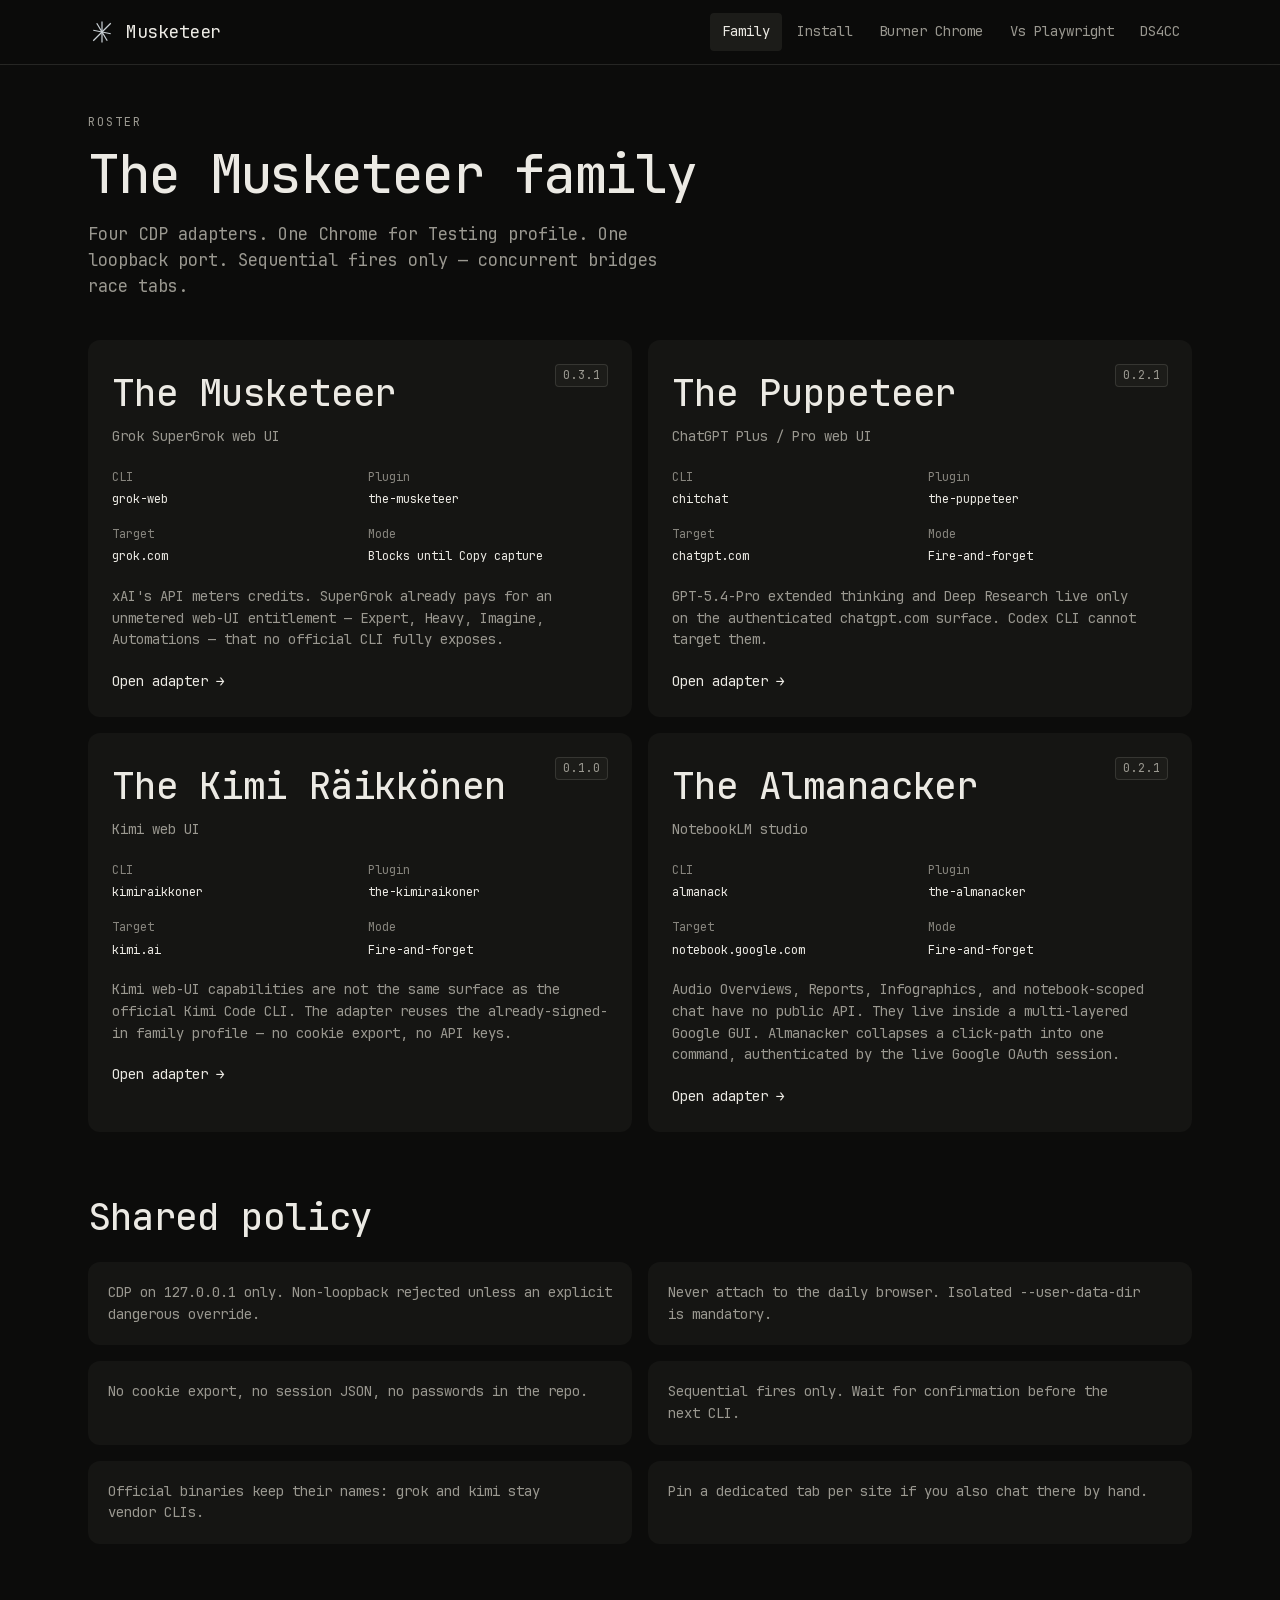
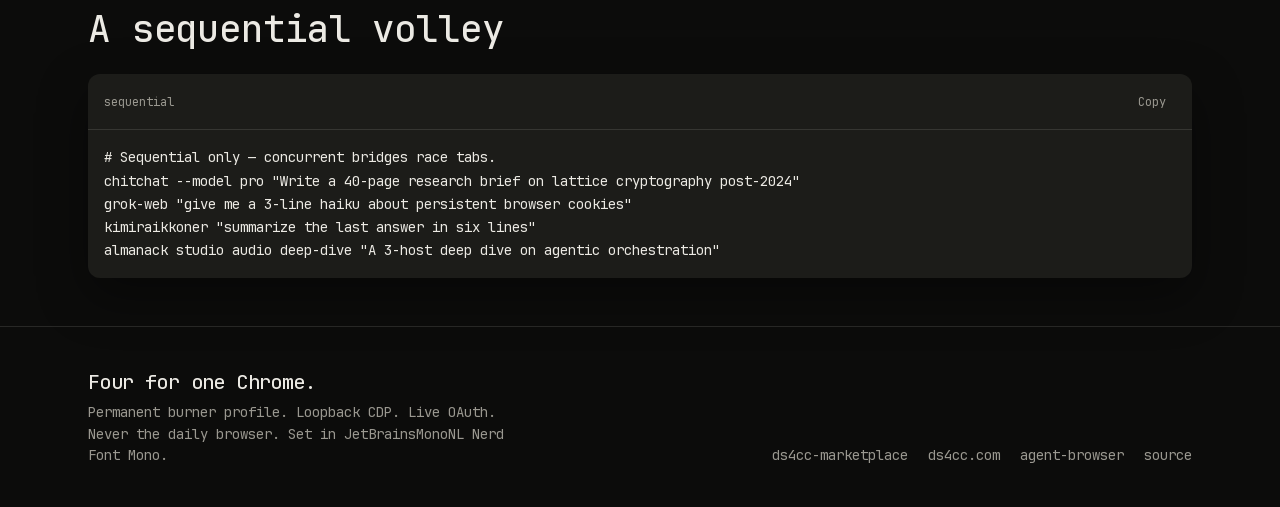
<file: family.html>
<!DOCTYPE html>
<html lang="en">
<head>
  <meta charset="utf-8" />
  <meta name="viewport" content="width=device-width, initial-scale=1" />
  <title>Family — Musketeer</title>
  <meta name="description" content="Four CDP adapters, one Chrome for Testing profile, one loopback port: grok-web, chitchat, kimiraikkoner, almanack. Sequential fires only." />
  <meta name="theme-color" content="#0c0c0b" />
  <link rel="canonical" href="https://burnerchrome-pages.vercel.app/family" />
  <meta property="og:type" content="website" />
  <meta property="og:site_name" content="burnerchrome" />
  <meta property="og:title" content="Family — Musketeer" />
  <meta property="og:description" content="Four CDP adapters, one Chrome for Testing profile, one loopback port: grok-web, chitchat, kimiraikkoner, almanack. Sequential fires only." />
  <meta property="og:url" content="https://burnerchrome-pages.vercel.app/family" />
  <meta property="og:image" content="https://burnerchrome-pages.vercel.app/assets/og.png" />
  <meta property="og:image:width" content="1200" />
  <meta property="og:image:height" content="630" />
  <meta property="og:image:alt" content="Musketeer brand mark, steel on warm black: Four adapters. One permanent burner Chrome." />
  <meta name="twitter:card" content="summary_large_image" />
  <meta name="twitter:title" content="Family — Musketeer" />
  <meta name="twitter:description" content="Four CDP adapters, one Chrome for Testing profile, one loopback port: grok-web, chitchat, kimiraikkoner, almanack. Sequential fires only." />
  <meta name="twitter:image" content="https://burnerchrome-pages.vercel.app/assets/og.png" />
  <link rel="icon" type="image/svg+xml" href="favicon.svg" />
  <link rel="preconnect" href="https://cdn.jsdelivr.net" crossorigin />
  <link rel="preload" href="fonts/JetBrainsMonoNLNerdFontMono-Regular.woff2" as="font" type="font/woff2" crossorigin />
  <link rel="preload" href="fonts/JetBrainsMonoNLNerdFontMono-Medium.woff2" as="font" type="font/woff2" crossorigin />
  <link rel="stylesheet" href="assets/styles.css" />
</head>
<body>
  <a class="skip" href="#content">Skip to content</a>
  <header class="top">
    <div class="navwrap">
      <a class="brand" href="./">
        <svg viewBox="0 0 32 32" fill="none" stroke="currentColor" stroke-width="1.4" aria-hidden="true">
          <path d="M6 26 L26 6"/><path d="M10 6 L22 26"/><path d="M26 18 L6 14"/><path d="M16 4 L16 28"/>
        </svg>
        <span>Musketeer</span>
      </a>
      <nav class="desk" aria-label="Primary"><a class="on" aria-current="page" href="family">Family</a>
          <a class="" href="install">Install</a>
          <a class="" href="burner">Burner Chrome</a>
          <a class="" href="compare">Vs Playwright</a>
          <a class="" href="marketplace">DS4CC</a></nav>
      <button class="burger" type="button" data-burger aria-expanded="false" aria-label="Open menu">☰</button>
    </div>
    <nav class="mob" data-mob aria-label="Mobile"><a href="family">Family</a>
          <a href="install">Install</a>
          <a href="burner">Burner Chrome</a>
          <a href="compare">Vs Playwright</a>
          <a href="marketplace">DS4CC</a></nav>
  </header>
  <main id="content">
    <article class="wrap">
      <p class="eyebrow">Roster</p>
      <h1 class="hero">The Musketeer family</h1>
      <p class="lede">Four CDP adapters. One Chrome for Testing profile. One loopback port. Sequential fires only — concurrent bridges race tabs.</p>
      <div class="grid2" style="margin-top:2.5rem">
        <a class="card pad" href="adapters/musketeer">
          <div style="display:flex;justify-content:space-between;gap:0.75rem;align-items:flex-start">
            <div>
              <h2 class="sec">The Musketeer</h2>
              <p class="sm muted" style="margin-top:0.25rem">Grok SuperGrok web UI</p>
            </div>
            <span class="badge">0.3.1</span>
          </div>
          <dl class="grid2 xs" style="margin-top:1.25rem">
            <div><dt class="subtle">CLI</dt><dd style="margin:0.25rem 0 0">grok-web</dd></div>
            <div><dt class="subtle">Plugin</dt><dd style="margin:0.25rem 0 0">the-musketeer</dd></div>
            <div><dt class="subtle">Target</dt><dd style="margin:0.25rem 0 0">grok.com</dd></div>
            <div><dt class="subtle">Mode</dt><dd style="margin:0.25rem 0 0">Blocks until Copy capture</dd></div>
          </dl>
          <p class="sm muted" style="margin-top:1.25rem">xAI&#x27;s API meters credits. SuperGrok already pays for an unmetered web-UI entitlement — Expert, Heavy, Imagine, Automations — that no official CLI fully exposes.</p>
          <p class="sm" style="margin-top:1.25rem">Open adapter →</p>
        </a>
        <a class="card pad" href="adapters/puppeteer">
          <div style="display:flex;justify-content:space-between;gap:0.75rem;align-items:flex-start">
            <div>
              <h2 class="sec">The Puppeteer</h2>
              <p class="sm muted" style="margin-top:0.25rem">ChatGPT Plus / Pro web UI</p>
            </div>
            <span class="badge">0.2.1</span>
          </div>
          <dl class="grid2 xs" style="margin-top:1.25rem">
            <div><dt class="subtle">CLI</dt><dd style="margin:0.25rem 0 0">chitchat</dd></div>
            <div><dt class="subtle">Plugin</dt><dd style="margin:0.25rem 0 0">the-puppeteer</dd></div>
            <div><dt class="subtle">Target</dt><dd style="margin:0.25rem 0 0">chatgpt.com</dd></div>
            <div><dt class="subtle">Mode</dt><dd style="margin:0.25rem 0 0">Fire-and-forget</dd></div>
          </dl>
          <p class="sm muted" style="margin-top:1.25rem">GPT-5.4-Pro extended thinking and Deep Research live only on the authenticated chatgpt.com surface. Codex CLI cannot target them.</p>
          <p class="sm" style="margin-top:1.25rem">Open adapter →</p>
        </a>
        <a class="card pad" href="adapters/kimiraikkoner">
          <div style="display:flex;justify-content:space-between;gap:0.75rem;align-items:flex-start">
            <div>
              <h2 class="sec">The Kimi Räikkönen</h2>
              <p class="sm muted" style="margin-top:0.25rem">Kimi web UI</p>
            </div>
            <span class="badge">0.1.0</span>
          </div>
          <dl class="grid2 xs" style="margin-top:1.25rem">
            <div><dt class="subtle">CLI</dt><dd style="margin:0.25rem 0 0">kimiraikkoner</dd></div>
            <div><dt class="subtle">Plugin</dt><dd style="margin:0.25rem 0 0">the-kimiraikoner</dd></div>
            <div><dt class="subtle">Target</dt><dd style="margin:0.25rem 0 0">kimi.ai</dd></div>
            <div><dt class="subtle">Mode</dt><dd style="margin:0.25rem 0 0">Fire-and-forget</dd></div>
          </dl>
          <p class="sm muted" style="margin-top:1.25rem">Kimi web-UI capabilities are not the same surface as the official Kimi Code CLI. The adapter reuses the already-signed-in family profile — no cookie export, no API keys.</p>
          <p class="sm" style="margin-top:1.25rem">Open adapter →</p>
        </a>
        <a class="card pad" href="adapters/almanacker">
          <div style="display:flex;justify-content:space-between;gap:0.75rem;align-items:flex-start">
            <div>
              <h2 class="sec">The Almanacker</h2>
              <p class="sm muted" style="margin-top:0.25rem">NotebookLM studio</p>
            </div>
            <span class="badge">0.2.1</span>
          </div>
          <dl class="grid2 xs" style="margin-top:1.25rem">
            <div><dt class="subtle">CLI</dt><dd style="margin:0.25rem 0 0">almanack</dd></div>
            <div><dt class="subtle">Plugin</dt><dd style="margin:0.25rem 0 0">the-almanacker</dd></div>
            <div><dt class="subtle">Target</dt><dd style="margin:0.25rem 0 0">notebook.google.com</dd></div>
            <div><dt class="subtle">Mode</dt><dd style="margin:0.25rem 0 0">Fire-and-forget</dd></div>
          </dl>
          <p class="sm muted" style="margin-top:1.25rem">Audio Overviews, Reports, Infographics, and notebook-scoped chat have no public API. They live inside a multi-layered Google GUI. Almanacker collapses a click-path into one command, authenticated by the live Google OAuth session.</p>
          <p class="sm" style="margin-top:1.25rem">Open adapter →</p>
        </a></div>
      <section style="margin-top:3.5rem">
        <h2 class="sec">Shared policy</h2>
        <ul class="grid2" style="list-style:none;padding:0;margin:1rem 0 0"><li class="card sm muted">CDP on 127.0.0.1 only. Non-loopback rejected unless an explicit dangerous override.</li><li class="card sm muted">Never attach to the daily browser. Isolated --user-data-dir is mandatory.</li><li class="card sm muted">No cookie export, no session JSON, no passwords in the repo.</li><li class="card sm muted">Sequential fires only. Wait for confirmation before the next CLI.</li><li class="card sm muted">Official binaries keep their names: grok and kimi stay vendor CLIs.</li><li class="card sm muted">Pin a dedicated tab per site if you also chat there by hand.</li></ul>
      </section>
      <section style="margin-top:3.5rem">
        <h2 class="sec">A sequential volley</h2>
        <div style="margin-top:1rem"><div class="copy">
  <div class="copyhead"><span>sequential</span><button type="button" aria-live="polite" data-copy="first-fires">Copy</button></div>
  <pre><code id="first-fires"># Sequential only — concurrent bridges race tabs.
chitchat --model pro &quot;Write a 40-page research brief on lattice cryptography post-2024&quot;
grok-web &quot;give me a 3-line haiku about persistent browser cookies&quot;
kimiraikkoner &quot;summarize the last answer in six lines&quot;
almanack studio audio deep-dive &quot;A 3-host deep dive on agentic orchestration&quot;</code></pre>
</div></div>
      </section>
    </article></main>
  <footer class="bot">
    <div class="foot">
      <div>
        <h2>Four for one Chrome.</h2>
        <p>Permanent burner profile. Loopback CDP. Live OAuth. Never the daily browser. Set in JetBrainsMonoNL Nerd Font Mono.</p>
      </div>
      <div class="flinks">
        <a href="https://github.com/VeigaPunk/ds4cc-marketplace">ds4cc-marketplace</a>
        <a href="https://ds4cc.com">ds4cc.com</a>
        <a href="https://github.com/vercel-labs/agent-browser">agent-browser</a>
        <a href="https://github.com/VeigaPunk/burnerchrome">source</a>
      </div>
    </div>
  </footer>
  <script src="assets/app.js"></script>
</body>
</html>
</file>
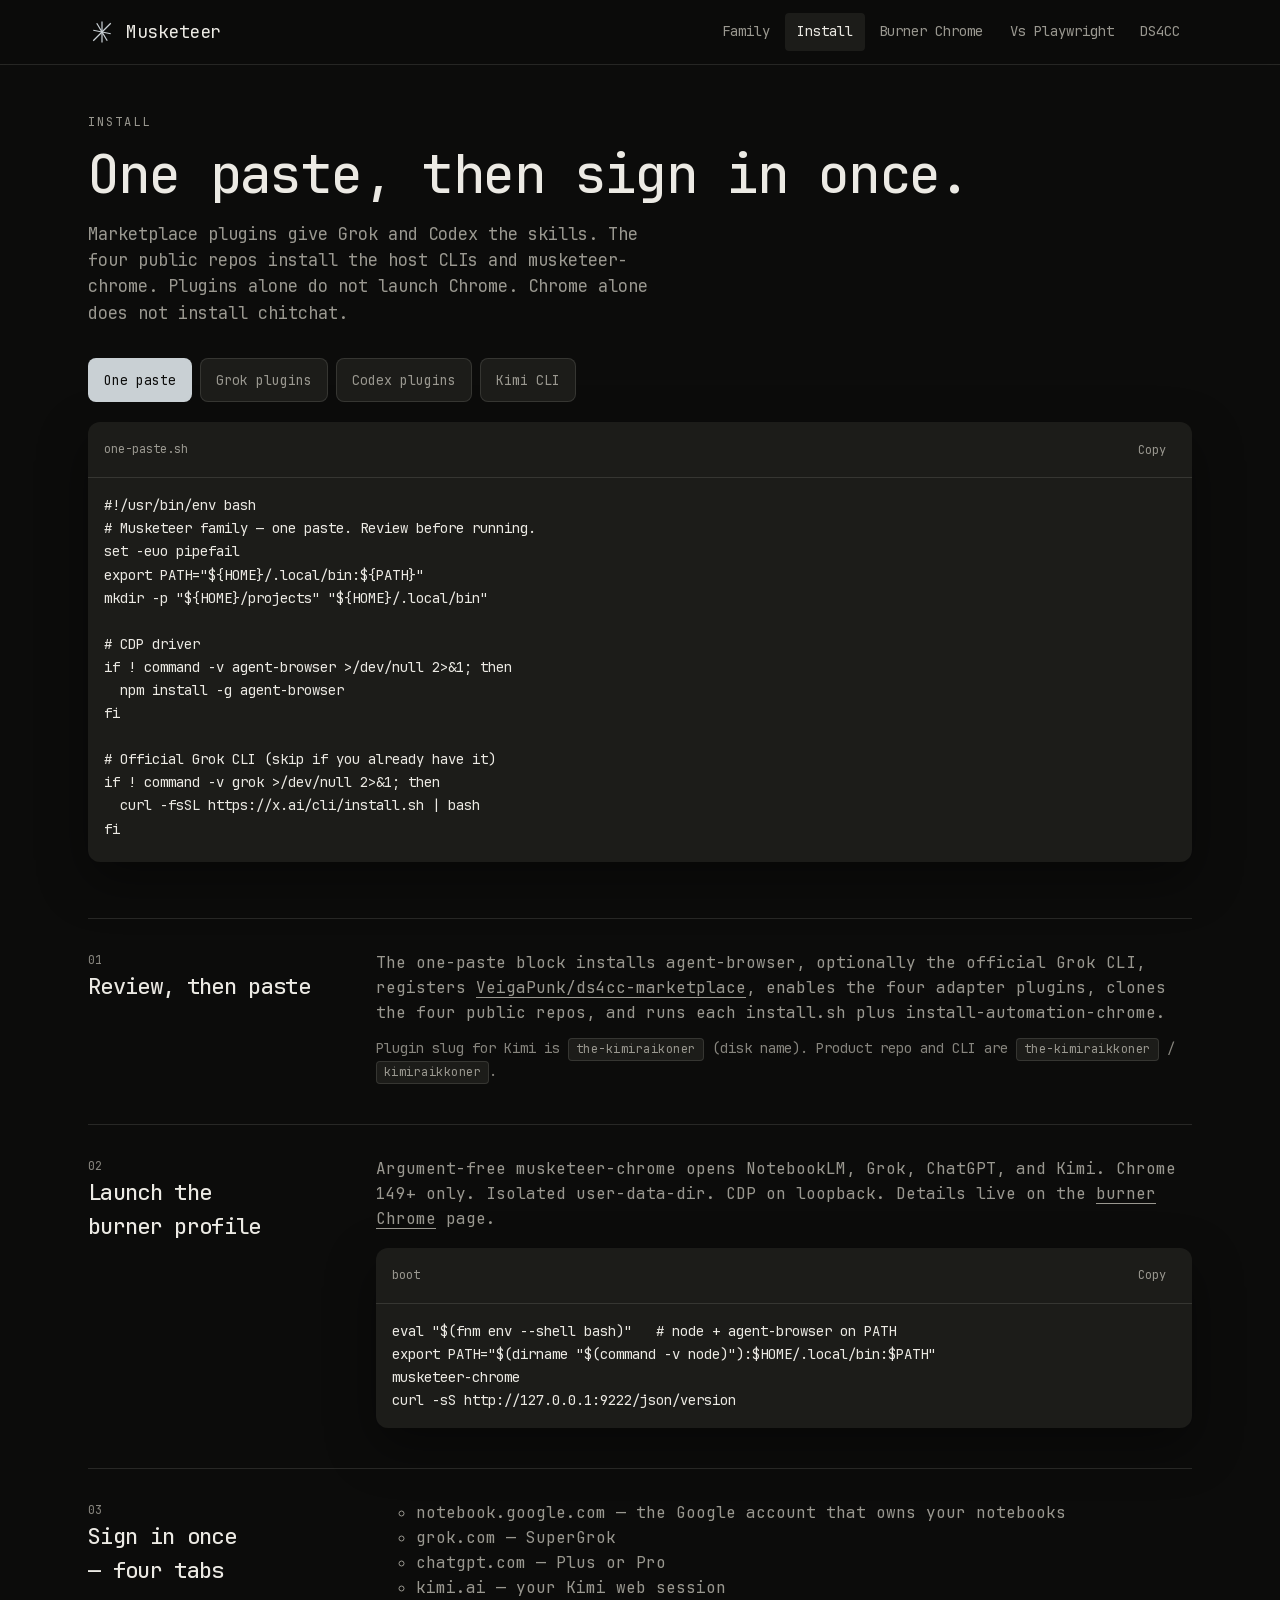
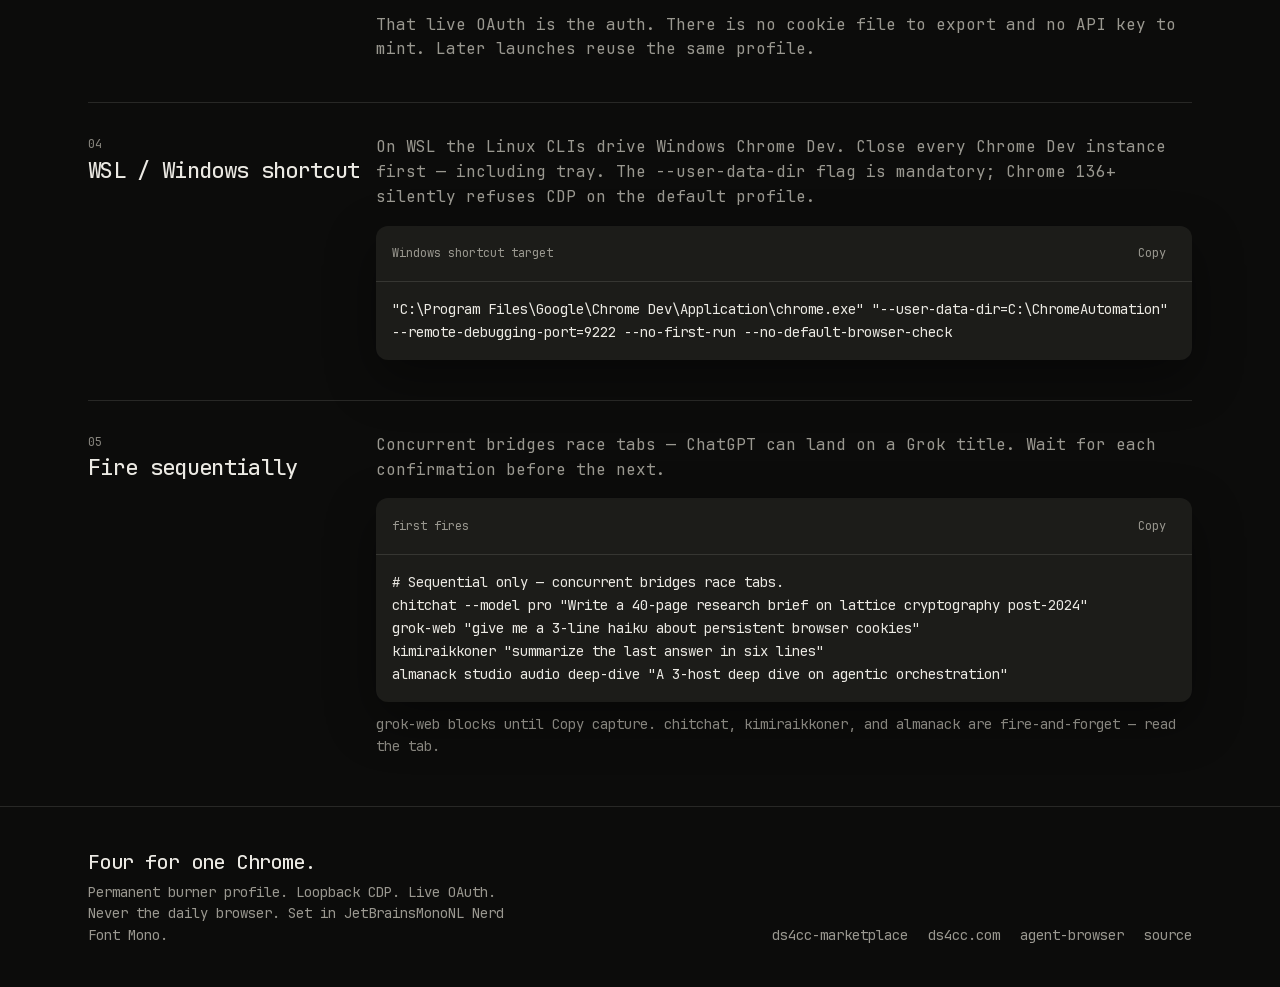
<file: install.html>
<!DOCTYPE html>
<html lang="en">
<head>
  <meta charset="utf-8" />
  <meta name="viewport" content="width=device-width, initial-scale=1" />
  <title>Install — Musketeer family</title>
  <meta name="description" content="One paste registers the DS4CC marketplace, installs the four adapter plugins and host CLIs, and provisions musketeer-chrome. Then sign in once." />
  <meta name="theme-color" content="#0c0c0b" />
  <link rel="canonical" href="https://burnerchrome-pages.vercel.app/install" />
  <meta property="og:type" content="website" />
  <meta property="og:site_name" content="burnerchrome" />
  <meta property="og:title" content="Install — Musketeer family" />
  <meta property="og:description" content="One paste registers the DS4CC marketplace, installs the four adapter plugins and host CLIs, and provisions musketeer-chrome. Then sign in once." />
  <meta property="og:url" content="https://burnerchrome-pages.vercel.app/install" />
  <meta property="og:image" content="https://burnerchrome-pages.vercel.app/assets/og.png" />
  <meta property="og:image:width" content="1200" />
  <meta property="og:image:height" content="630" />
  <meta property="og:image:alt" content="Musketeer brand mark, steel on warm black: Four adapters. One permanent burner Chrome." />
  <meta name="twitter:card" content="summary_large_image" />
  <meta name="twitter:title" content="Install — Musketeer family" />
  <meta name="twitter:description" content="One paste registers the DS4CC marketplace, installs the four adapter plugins and host CLIs, and provisions musketeer-chrome. Then sign in once." />
  <meta name="twitter:image" content="https://burnerchrome-pages.vercel.app/assets/og.png" />
  <link rel="icon" type="image/svg+xml" href="favicon.svg" />
  <link rel="preconnect" href="https://cdn.jsdelivr.net" crossorigin />
  <link rel="preload" href="fonts/JetBrainsMonoNLNerdFontMono-Regular.woff2" as="font" type="font/woff2" crossorigin />
  <link rel="preload" href="fonts/JetBrainsMonoNLNerdFontMono-Medium.woff2" as="font" type="font/woff2" crossorigin />
  <link rel="stylesheet" href="assets/styles.css" />
</head>
<body>
  <a class="skip" href="#content">Skip to content</a>
  <header class="top">
    <div class="navwrap">
      <a class="brand" href="./">
        <svg viewBox="0 0 32 32" fill="none" stroke="currentColor" stroke-width="1.4" aria-hidden="true">
          <path d="M6 26 L26 6"/><path d="M10 6 L22 26"/><path d="M26 18 L6 14"/><path d="M16 4 L16 28"/>
        </svg>
        <span>Musketeer</span>
      </a>
      <nav class="desk" aria-label="Primary"><a class="" href="family">Family</a>
          <a class="on" aria-current="page" href="install">Install</a>
          <a class="" href="burner">Burner Chrome</a>
          <a class="" href="compare">Vs Playwright</a>
          <a class="" href="marketplace">DS4CC</a></nav>
      <button class="burger" type="button" data-burger aria-expanded="false" aria-label="Open menu">☰</button>
    </div>
    <nav class="mob" data-mob aria-label="Mobile"><a href="family">Family</a>
          <a href="install">Install</a>
          <a href="burner">Burner Chrome</a>
          <a href="compare">Vs Playwright</a>
          <a href="marketplace">DS4CC</a></nav>
  </header>
  <main id="content">
    <article class="wrap">
      <p class="eyebrow">Install</p>
      <h1 class="hero">One paste, then sign in once.</h1>
      <p class="lede">Marketplace plugins give Grok and Codex the skills. The four public repos install the host CLIs and musketeer-chrome. Plugins alone do not launch Chrome. Chrome alone does not install chitchat.</p>
      <div data-tabs>
        <div class="tabsbar">
          <button type="button" class="on" data-tab="one">One paste</button>
          <button type="button" data-tab="grok">Grok plugins</button>
          <button type="button" data-tab="codex">Codex plugins</button>
          <button type="button" data-tab="kimi">Kimi CLI</button>
        </div>
        <div data-pane="one"><div class="copy">
  <div class="copyhead"><span>one-paste.sh</span><button type="button" aria-live="polite" data-copy="inst-one">Copy</button></div>
  <pre><code id="inst-one">#!/usr/bin/env bash
# Musketeer family — one paste. Review before running.
set -euo pipefail
export PATH=&quot;${HOME}/.local/bin:${PATH}&quot;
mkdir -p &quot;${HOME}/projects&quot; &quot;${HOME}/.local/bin&quot;

# CDP driver
if ! command -v agent-browser &gt;/dev/null 2&gt;&amp;1; then
  npm install -g agent-browser
fi

# Official Grok CLI (skip if you already have it)
if ! command -v grok &gt;/dev/null 2&gt;&amp;1; then
  curl -fsSL https://x.ai/cli/install.sh | bash
fi

# DS4CC marketplace + the four adapter plugins
if command -v grok &gt;/dev/null 2&gt;&amp;1; then
  grok plugin marketplace add VeigaPunk/ds4cc-marketplace
  for p in the-musketeer the-puppeteer the-almanacker the-kimiraikoner; do
    grok plugin install &quot;$p&quot; --trust &amp;&amp; grok plugin enable &quot;$p&quot;
  done
fi

clone_or_pull() {
  local repo=&quot;$1&quot; dest=&quot;$2&quot;
  if [[ -d &quot;$dest/.git&quot; ]]; then
    git -C &quot;$dest&quot; pull --ff-only
  else
    git clone --depth 1 &quot;https://github.com/${repo}.git&quot; &quot;$dest&quot;
  fi
}

clone_or_pull VeigaPunk/the-musketeer     &quot;${HOME}/projects/the-musketeer&quot;
clone_or_pull VeigaPunk/the-puppeteer     &quot;${HOME}/projects/the-puppeteer&quot;
clone_or_pull VeigaPunk/the-almanacker    &quot;${HOME}/projects/the-almanacker&quot;
clone_or_pull VeigaPunk/the-kimiraikkoner &quot;${HOME}/projects/the-kimiraikkoner&quot;

( cd &quot;${HOME}/projects/the-musketeer&quot;     &amp;&amp; bash ./install.sh &amp;&amp; bash ./scripts/install-automation-chrome )
( cd &quot;${HOME}/projects/the-puppeteer&quot;     &amp;&amp; bash ./install.sh )
( cd &quot;${HOME}/projects/the-almanacker&quot;    &amp;&amp; bash ./install.sh )
( cd &quot;${HOME}/projects/the-kimiraikkoner&quot; &amp;&amp; bash ./install.sh )

echo
echo &quot;Launch the burner profile, then sign in once on the four tabs:&quot;
echo &quot;  musketeer-chrome&quot;
echo
echo &quot;Verify CDP (loopback only):&quot;
echo &quot;  curl -sS http://127.0.0.1:9222/json/version&quot;
</code></pre>
</div></div>
        <div data-pane="grok" hidden><div class="copy">
  <div class="copyhead"><span>grok plugin</span><button type="button" aria-live="polite" data-copy="inst-grok">Copy</button></div>
  <pre><code id="inst-grok">grok plugin marketplace add VeigaPunk/ds4cc-marketplace
for p in the-musketeer the-puppeteer the-almanacker the-kimiraikoner; do
  grok plugin install &quot;$p&quot; --trust &amp;&amp; grok plugin enable &quot;$p&quot;
done</code></pre>
</div></div>
        <div data-pane="codex" hidden><div class="copy">
  <div class="copyhead"><span>codex plugin</span><button type="button" aria-live="polite" data-copy="inst-codex">Copy</button></div>
  <pre><code id="inst-codex">codex plugin marketplace add VeigaPunk/ds4cc-marketplace
for p in the-musketeer the-puppeteer the-almanacker the-kimiraikoner; do
  codex plugin add &quot;${p}@ds4cc&quot; --json
done</code></pre>
</div></div>
        <div data-pane="kimi" hidden><div class="copy">
  <div class="copyhead"><span>kimi tui</span><button type="button" aria-live="polite" data-copy="inst-kimi">Copy</button></div>
  <pre><code id="inst-kimi">/plugins marketplace https://veigapunk.github.io/ds4cc-marketplace/.kimi-plugin/marketplace.json
# Kimi 0.28.1 cannot install this marketplace&#x27;s custom the-* agent profiles.
# Host CLIs still come from the four public repos + musketeer-chrome.</code></pre>
</div></div>
      </div>
      <ol style="list-style:none;padding:0;margin:3.5rem 0 0;display:grid;gap:2.5rem">
        <li class="steps">
          <div><p class="num">01</p><h2 class="md">Review, then paste</h2></div>
          <div class="muted">
            <p>The one-paste block installs agent-browser, optionally the official Grok CLI, registers <a class="u" href="https://github.com/VeigaPunk/ds4cc-marketplace">VeigaPunk/ds4cc-marketplace</a>, enables the four adapter plugins, clones the four public repos, and runs each install.sh plus install-automation-chrome.</p>
            <p class="sm subtle" style="margin-top:0.75rem">Plugin slug for Kimi is <span class="badge">the-kimiraikoner</span> (disk name). Product repo and CLI are <span class="badge">the-kimiraikkoner</span> / <span class="badge">kimiraikkoner</span>.</p>
          </div>
        </li>
        <li class="steps">
          <div><p class="num">02</p><h2 class="md">Launch the burner profile</h2></div>
          <div class="muted">
            <p>Argument-free musketeer-chrome opens NotebookLM, Grok, ChatGPT, and Kimi. Chrome 149+ only. Isolated user-data-dir. CDP on loopback. Details live on the <a class="u" href="burner">burner Chrome</a> page.</p>
            <div style="margin-top:1rem"><div class="copy">
  <div class="copyhead"><span>boot</span><button type="button" aria-live="polite" data-copy="inst-boot">Copy</button></div>
  <pre><code id="inst-boot">eval &quot;$(fnm env --shell bash)&quot;   # node + agent-browser on PATH
export PATH=&quot;$(dirname &quot;$(command -v node)&quot;):$HOME/.local/bin:$PATH&quot;
musketeer-chrome
curl -sS http://127.0.0.1:9222/json/version</code></pre>
</div></div>
          </div>
        </li>
        <li class="steps">
          <div><p class="num">03</p><h2 class="md">Sign in once — four tabs</h2></div>
          <div class="muted">
            <ul>
              <li>notebook.google.com — the Google account that owns your notebooks</li>
              <li>grok.com — SuperGrok</li>
              <li>chatgpt.com — Plus or Pro</li>
              <li>kimi.ai — your Kimi web session</li>
            </ul>
            <p style="margin-top:0.75rem">That live OAuth is the auth. There is no cookie file to export and no API key to mint. Later launches reuse the same profile.</p>
          </div>
        </li>
        <li class="steps">
          <div><p class="num">04</p><h2 class="md">WSL / Windows shortcut</h2></div>
          <div class="muted">
            <p>On WSL the Linux CLIs drive Windows Chrome Dev. Close every Chrome Dev instance first — including tray. The --user-data-dir flag is mandatory; Chrome 136+ silently refuses CDP on the default profile.</p>
            <div style="margin-top:1rem"><div class="copy">
  <div class="copyhead"><span>Windows shortcut target</span><button type="button" aria-live="polite" data-copy="inst-wsl">Copy</button></div>
  <pre><code id="inst-wsl">&quot;C:\Program Files\Google\Chrome Dev\Application\chrome.exe&quot; &quot;--user-data-dir=C:\ChromeAutomation&quot; --remote-debugging-port=9222 --no-first-run --no-default-browser-check</code></pre>
</div></div>
          </div>
        </li>
        <li class="steps">
          <div><p class="num">05</p><h2 class="md">Fire sequentially</h2></div>
          <div class="muted">
            <p>Concurrent bridges race tabs — ChatGPT can land on a Grok title. Wait for each confirmation before the next.</p>
            <div style="margin-top:1rem"><div class="copy">
  <div class="copyhead"><span>first fires</span><button type="button" aria-live="polite" data-copy="inst-fire">Copy</button></div>
  <pre><code id="inst-fire"># Sequential only — concurrent bridges race tabs.
chitchat --model pro &quot;Write a 40-page research brief on lattice cryptography post-2024&quot;
grok-web &quot;give me a 3-line haiku about persistent browser cookies&quot;
kimiraikkoner &quot;summarize the last answer in six lines&quot;
almanack studio audio deep-dive &quot;A 3-host deep dive on agentic orchestration&quot;</code></pre>
</div></div>
            <p class="sm subtle" style="margin-top:0.75rem">grok-web blocks until Copy capture. chitchat, kimiraikkoner, and almanack are fire-and-forget — read the tab.</p>
          </div>
        </li>
      </ol>
    </article></main>
  <footer class="bot">
    <div class="foot">
      <div>
        <h2>Four for one Chrome.</h2>
        <p>Permanent burner profile. Loopback CDP. Live OAuth. Never the daily browser. Set in JetBrainsMonoNL Nerd Font Mono.</p>
      </div>
      <div class="flinks">
        <a href="https://github.com/VeigaPunk/ds4cc-marketplace">ds4cc-marketplace</a>
        <a href="https://ds4cc.com">ds4cc.com</a>
        <a href="https://github.com/vercel-labs/agent-browser">agent-browser</a>
        <a href="https://github.com/VeigaPunk/burnerchrome">source</a>
      </div>
    </div>
  </footer>
  <script src="assets/app.js"></script>
</body>
</html>
</file>
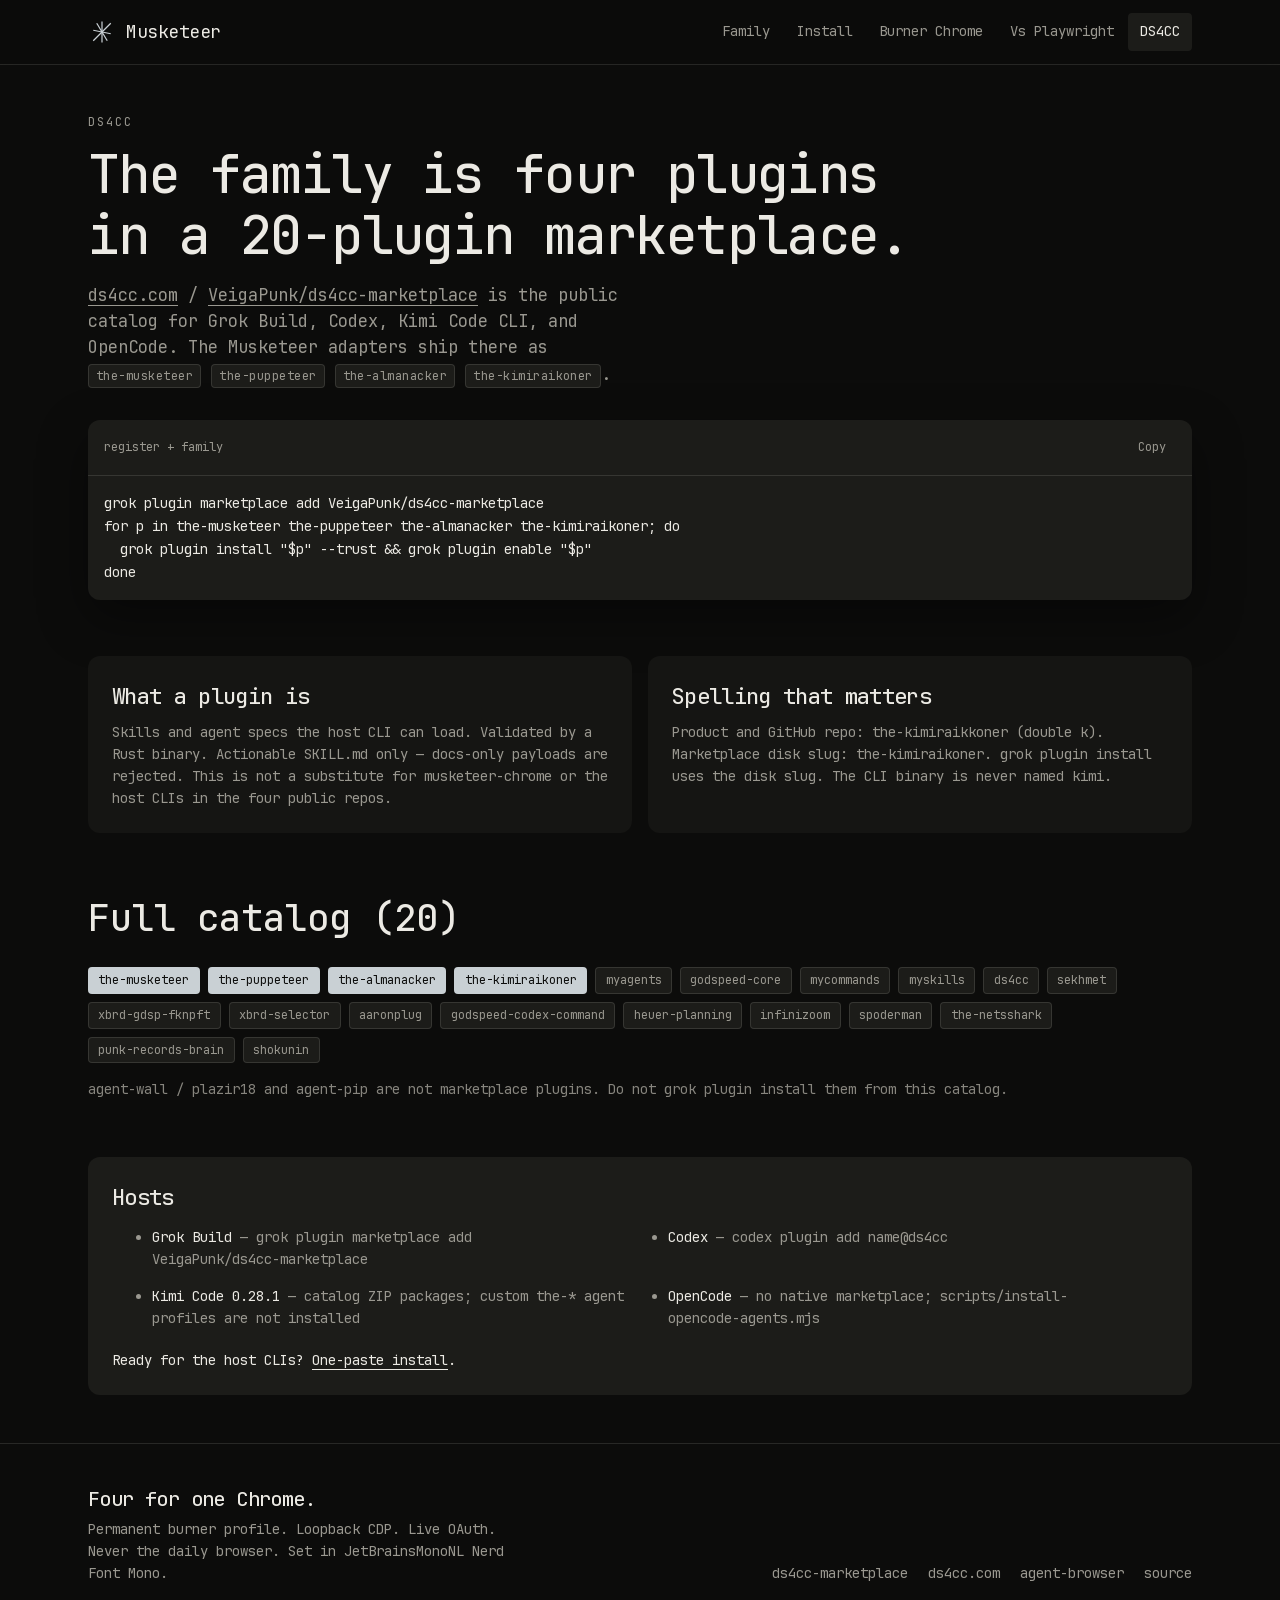
<file: marketplace.html>
<!DOCTYPE html>
<html lang="en">
<head>
  <meta charset="utf-8" />
  <meta name="viewport" content="width=device-width, initial-scale=1" />
  <title>DS4CC marketplace — Musketeer family</title>
  <meta name="description" content="DS4CC is the public plugin catalog for Grok Build, Codex, Kimi Code CLI, and OpenCode. The Musketeer family ships there as four plugins." />
  <meta name="theme-color" content="#0c0c0b" />
  <link rel="canonical" href="https://burnerchrome-pages.vercel.app/marketplace" />
  <meta property="og:type" content="website" />
  <meta property="og:site_name" content="burnerchrome" />
  <meta property="og:title" content="DS4CC marketplace — Musketeer family" />
  <meta property="og:description" content="DS4CC is the public plugin catalog for Grok Build, Codex, Kimi Code CLI, and OpenCode. The Musketeer family ships there as four plugins." />
  <meta property="og:url" content="https://burnerchrome-pages.vercel.app/marketplace" />
  <meta property="og:image" content="https://burnerchrome-pages.vercel.app/assets/og.png" />
  <meta property="og:image:width" content="1200" />
  <meta property="og:image:height" content="630" />
  <meta property="og:image:alt" content="Musketeer brand mark, steel on warm black: Four adapters. One permanent burner Chrome." />
  <meta name="twitter:card" content="summary_large_image" />
  <meta name="twitter:title" content="DS4CC marketplace — Musketeer family" />
  <meta name="twitter:description" content="DS4CC is the public plugin catalog for Grok Build, Codex, Kimi Code CLI, and OpenCode. The Musketeer family ships there as four plugins." />
  <meta name="twitter:image" content="https://burnerchrome-pages.vercel.app/assets/og.png" />
  <link rel="icon" type="image/svg+xml" href="favicon.svg" />
  <link rel="preconnect" href="https://cdn.jsdelivr.net" crossorigin />
  <link rel="preload" href="fonts/JetBrainsMonoNLNerdFontMono-Regular.woff2" as="font" type="font/woff2" crossorigin />
  <link rel="preload" href="fonts/JetBrainsMonoNLNerdFontMono-Medium.woff2" as="font" type="font/woff2" crossorigin />
  <link rel="stylesheet" href="assets/styles.css" />
</head>
<body>
  <a class="skip" href="#content">Skip to content</a>
  <header class="top">
    <div class="navwrap">
      <a class="brand" href="./">
        <svg viewBox="0 0 32 32" fill="none" stroke="currentColor" stroke-width="1.4" aria-hidden="true">
          <path d="M6 26 L26 6"/><path d="M10 6 L22 26"/><path d="M26 18 L6 14"/><path d="M16 4 L16 28"/>
        </svg>
        <span>Musketeer</span>
      </a>
      <nav class="desk" aria-label="Primary"><a class="" href="family">Family</a>
          <a class="" href="install">Install</a>
          <a class="" href="burner">Burner Chrome</a>
          <a class="" href="compare">Vs Playwright</a>
          <a class="on" aria-current="page" href="marketplace">DS4CC</a></nav>
      <button class="burger" type="button" data-burger aria-expanded="false" aria-label="Open menu">☰</button>
    </div>
    <nav class="mob" data-mob aria-label="Mobile"><a href="family">Family</a>
          <a href="install">Install</a>
          <a href="burner">Burner Chrome</a>
          <a href="compare">Vs Playwright</a>
          <a href="marketplace">DS4CC</a></nav>
  </header>
  <main id="content">
    <article class="wrap">
      <p class="eyebrow">DS4CC</p>
      <h1 class="hero">The family is four plugins in a 20-plugin marketplace.</h1>
      <p class="lede"><a class="u" href="https://ds4cc.com">ds4cc.com</a> / <a class="u" href="https://github.com/VeigaPunk/ds4cc-marketplace">VeigaPunk/ds4cc-marketplace</a> is the public catalog for Grok Build, Codex, Kimi Code CLI, and OpenCode. The Musketeer adapters ship there as <span class="badge">the-musketeer</span> <span class="badge">the-puppeteer</span> <span class="badge">the-almanacker</span> <span class="badge">the-kimiraikoner</span>.</p>
      <div style="margin-top:2rem"><div class="copy">
  <div class="copyhead"><span>register + family</span><button type="button" aria-live="polite" data-copy="mkt-reg">Copy</button></div>
  <pre><code id="mkt-reg">grok plugin marketplace add VeigaPunk/ds4cc-marketplace
for p in the-musketeer the-puppeteer the-almanacker the-kimiraikoner; do
  grok plugin install &quot;$p&quot; --trust &amp;&amp; grok plugin enable &quot;$p&quot;
done</code></pre>
</div></div>
      <section class="grid2" style="margin-top:3.5rem">
        <div class="card pad">
          <h2 class="md">What a plugin is</h2>
          <p class="sm muted" style="margin-top:0.5rem">Skills and agent specs the host CLI can load. Validated by a Rust binary. Actionable SKILL.md only — docs-only payloads are rejected. This is not a substitute for musketeer-chrome or the host CLIs in the four public repos.</p>
        </div>
        <div class="card pad">
          <h2 class="md">Spelling that matters</h2>
          <p class="sm muted" style="margin-top:0.5rem">Product and GitHub repo: the-kimiraikkoner (double k). Marketplace disk slug: the-kimiraikoner. grok plugin install uses the disk slug. The CLI binary is never named kimi.</p>
        </div>
      </section>
      <section style="margin-top:3.5rem">
        <h2 class="sec">Full catalog (20)</h2>
        <ul class="chips" style="margin-top:1.25rem;list-style:none;padding:0"><li class="chip hi">the-musketeer</li><li class="chip hi">the-puppeteer</li><li class="chip hi">the-almanacker</li><li class="chip hi">the-kimiraikoner</li><li class="chip ">myagents</li><li class="chip ">godspeed-core</li><li class="chip ">mycommands</li><li class="chip ">myskills</li><li class="chip ">ds4cc</li><li class="chip ">sekhmet</li><li class="chip ">xbrd-gdsp-fknpft</li><li class="chip ">xbrd-selector</li><li class="chip ">aaronplug</li><li class="chip ">godspeed-codex-command</li><li class="chip ">heuer-planning</li><li class="chip ">infinizoom</li><li class="chip ">spoderman</li><li class="chip ">the-netsshark</li><li class="chip ">punk-records-brain</li><li class="chip ">shokunin</li></ul>
        <p class="sm subtle" style="margin-top:1rem">agent-wall / plazir18 and agent-pip are not marketplace plugins. Do not grok plugin install them from this catalog.</p>
      </section>
      <section class="card pad raised" style="margin-top:3.5rem">
        <h2 class="md">Hosts</h2>
        <ul class="grid2 sm muted" style="margin-top:0.75rem">
          <li><span style="color:var(--fg)">Grok Build</span> — grok plugin marketplace add VeigaPunk/ds4cc-marketplace</li>
          <li><span style="color:var(--fg)">Codex</span> — codex plugin add name@ds4cc</li>
          <li><span style="color:var(--fg)">Kimi Code 0.28.1</span> — catalog ZIP packages; custom the-* agent profiles are not installed</li>
          <li><span style="color:var(--fg)">OpenCode</span> — no native marketplace; scripts/install-opencode-agents.mjs</li>
        </ul>
        <p class="sm" style="margin-top:1.25rem">Ready for the host CLIs? <a class="u" href="install">One-paste install</a>.</p>
      </section>
    </article></main>
  <footer class="bot">
    <div class="foot">
      <div>
        <h2>Four for one Chrome.</h2>
        <p>Permanent burner profile. Loopback CDP. Live OAuth. Never the daily browser. Set in JetBrainsMonoNL Nerd Font Mono.</p>
      </div>
      <div class="flinks">
        <a href="https://github.com/VeigaPunk/ds4cc-marketplace">ds4cc-marketplace</a>
        <a href="https://ds4cc.com">ds4cc.com</a>
        <a href="https://github.com/vercel-labs/agent-browser">agent-browser</a>
        <a href="https://github.com/VeigaPunk/burnerchrome">source</a>
      </div>
    </div>
  </footer>
  <script src="assets/app.js"></script>
</body>
</html>
</file>
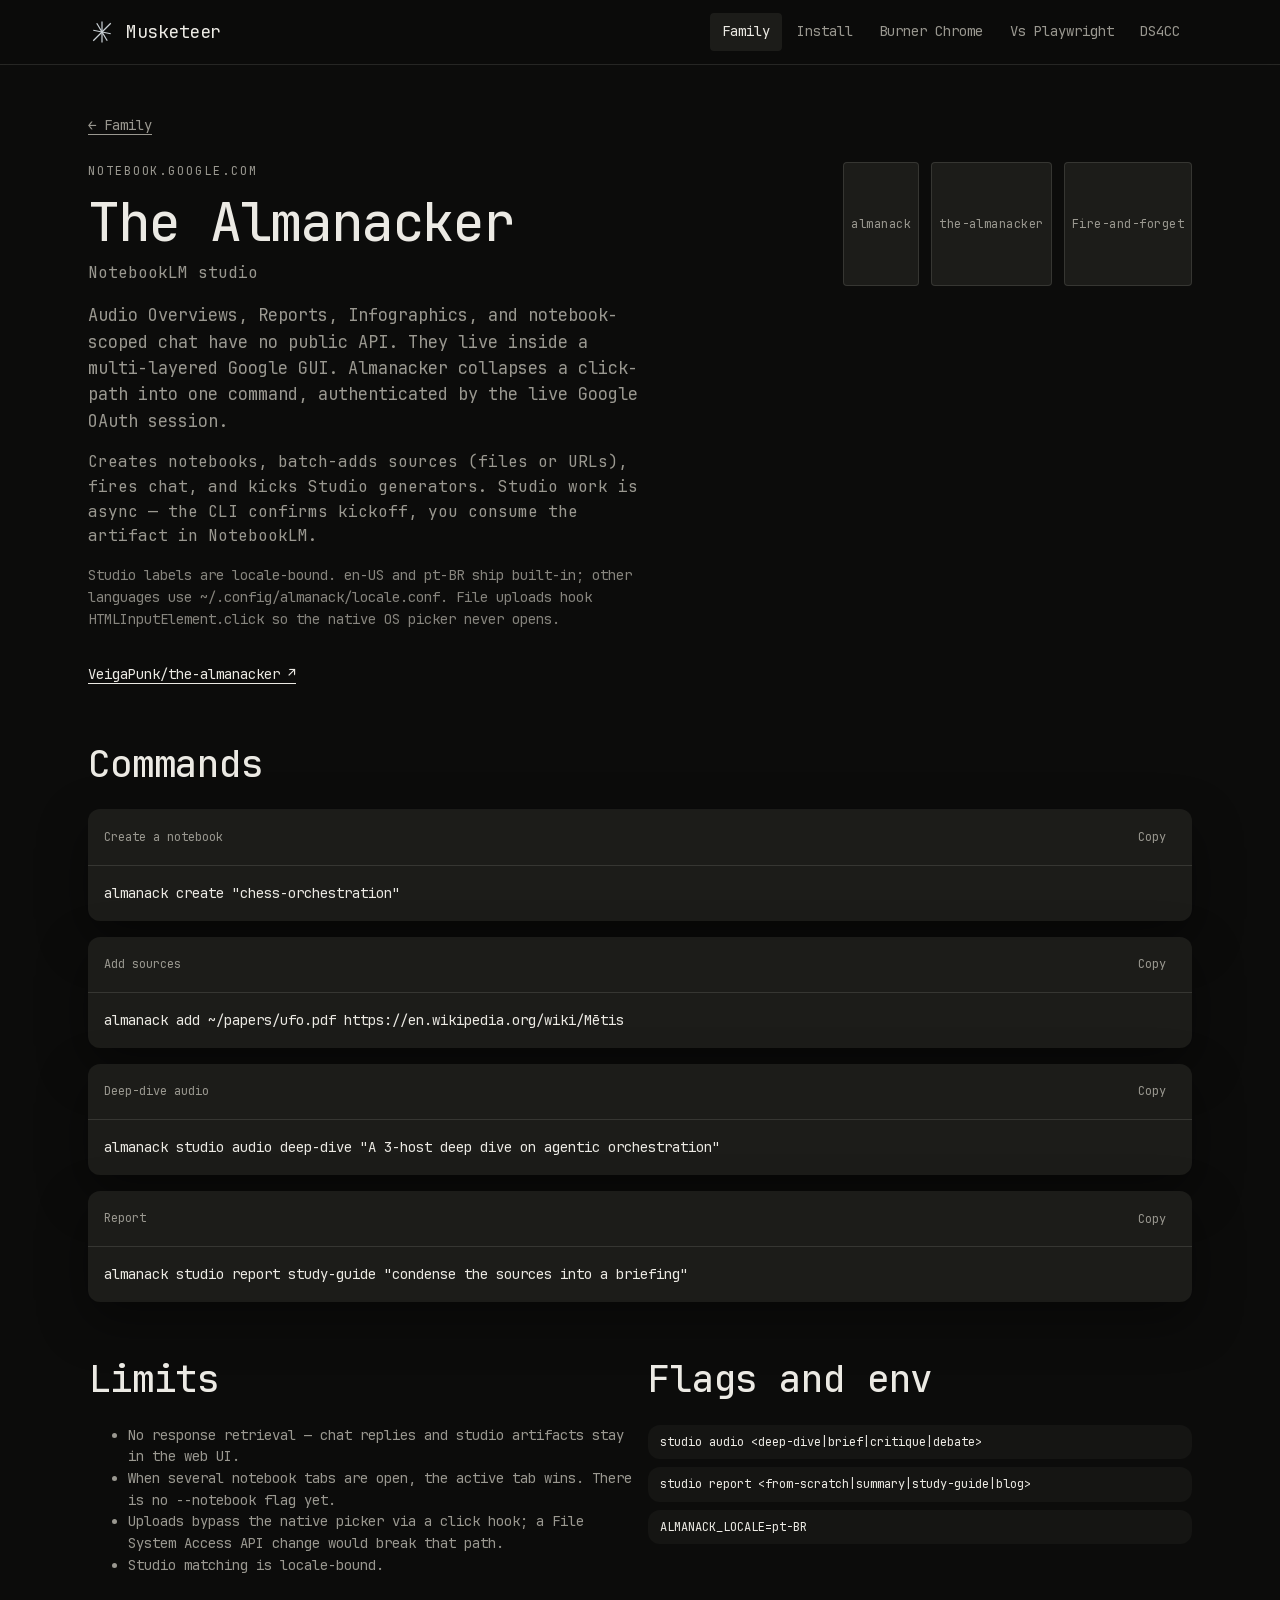
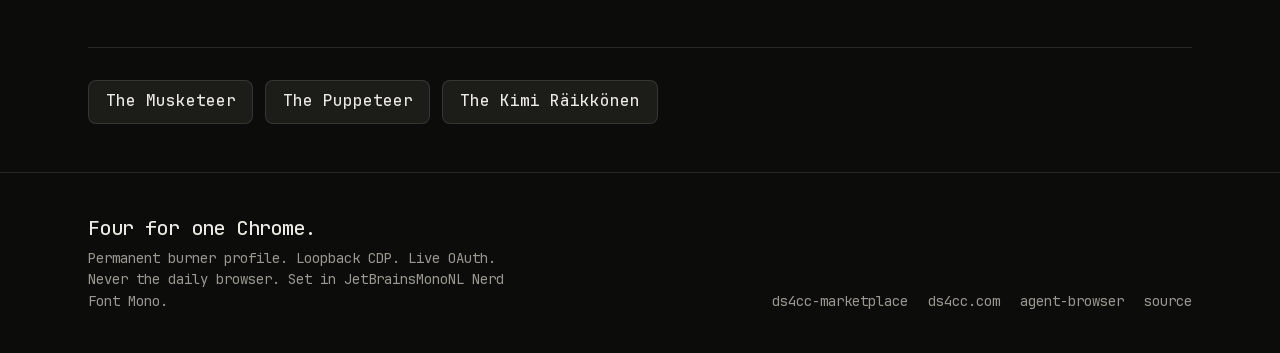
<file: adapters/almanacker.html>
<!DOCTYPE html>
<html lang="en">
<head>
  <meta charset="utf-8" />
  <meta name="viewport" content="width=device-width, initial-scale=1" />
  <title>The Almanacker — Musketeer family</title>
  <meta name="description" content="almanack collapses NotebookLM Studio click-paths into one command — notebooks, sources, chat, Audio Overviews — via the live Google OAuth session." />
  <meta name="theme-color" content="#0c0c0b" />
  <link rel="canonical" href="https://burnerchrome-pages.vercel.app/adapters/almanacker" />
  <meta property="og:type" content="website" />
  <meta property="og:site_name" content="burnerchrome" />
  <meta property="og:title" content="The Almanacker — Musketeer family" />
  <meta property="og:description" content="almanack collapses NotebookLM Studio click-paths into one command — notebooks, sources, chat, Audio Overviews — via the live Google OAuth session." />
  <meta property="og:url" content="https://burnerchrome-pages.vercel.app/adapters/almanacker" />
  <meta property="og:image" content="https://burnerchrome-pages.vercel.app/assets/og.png" />
  <meta property="og:image:width" content="1200" />
  <meta property="og:image:height" content="630" />
  <meta property="og:image:alt" content="Musketeer brand mark, steel on warm black: Four adapters. One permanent burner Chrome." />
  <meta name="twitter:card" content="summary_large_image" />
  <meta name="twitter:title" content="The Almanacker — Musketeer family" />
  <meta name="twitter:description" content="almanack collapses NotebookLM Studio click-paths into one command — notebooks, sources, chat, Audio Overviews — via the live Google OAuth session." />
  <meta name="twitter:image" content="https://burnerchrome-pages.vercel.app/assets/og.png" />
  <link rel="icon" type="image/svg+xml" href="../favicon.svg" />
  <link rel="preconnect" href="https://cdn.jsdelivr.net" crossorigin />
  <link rel="preload" href="../fonts/JetBrainsMonoNLNerdFontMono-Regular.woff2" as="font" type="font/woff2" crossorigin />
  <link rel="preload" href="../fonts/JetBrainsMonoNLNerdFontMono-Medium.woff2" as="font" type="font/woff2" crossorigin />
  <link rel="stylesheet" href="../assets/styles.css" />
</head>
<body>
  <a class="skip" href="#content">Skip to content</a>
  <header class="top">
    <div class="navwrap">
      <a class="brand" href="../">
        <svg viewBox="0 0 32 32" fill="none" stroke="currentColor" stroke-width="1.4" aria-hidden="true">
          <path d="M6 26 L26 6"/><path d="M10 6 L22 26"/><path d="M26 18 L6 14"/><path d="M16 4 L16 28"/>
        </svg>
        <span>Musketeer</span>
      </a>
      <nav class="desk" aria-label="Primary"><a class="on" aria-current="page" href="../family">Family</a>
          <a class="" href="../install">Install</a>
          <a class="" href="../burner">Burner Chrome</a>
          <a class="" href="../compare">Vs Playwright</a>
          <a class="" href="../marketplace">DS4CC</a></nav>
      <button class="burger" type="button" data-burger aria-expanded="false" aria-label="Open menu">☰</button>
    </div>
    <nav class="mob" data-mob aria-label="Mobile"><a href="../family">Family</a>
          <a href="../install">Install</a>
          <a href="../burner">Burner Chrome</a>
          <a href="../compare">Vs Playwright</a>
          <a href="../marketplace">DS4CC</a></nav>
  </header>
  <main id="content">
    <article class="wrap">
      <a class="sm muted u" href="../family">← Family</a>
      <div style="margin-top:1.5rem;display:flex;flex-wrap:wrap;justify-content:space-between;gap:1rem">
        <div>
          <p class="eyebrow">notebook.google.com</p>
          <h1 class="hero">The Almanacker</h1>
          <p class="muted" style="margin-top:0.5rem">NotebookLM studio</p>
        </div>
        <div class="row" style="margin-top:0">
          <span class="badge">almanack</span>
          <span class="badge">the-almanacker</span>
          <span class="badge ">Fire-and-forget</span>
        </div>
      </div>
      <p class="lede">Audio Overviews, Reports, Infographics, and notebook-scoped chat have no public API. They live inside a multi-layered Google GUI. Almanacker collapses a click-path into one command, authenticated by the live Google OAuth session.</p>
      <p class="muted" style="margin-top:1rem;max-width:36rem">Creates notebooks, batch-adds sources (files or URLs), fires chat, and kicks Studio generators. Studio work is async — the CLI confirms kickoff, you consume the artifact in NotebookLM.</p>
      <p class="sm subtle" style="margin-top:1rem;max-width:36rem">Studio labels are locale-bound. en-US and pt-BR ship built-in; other languages use ~/.config/almanack/locale.conf. File uploads hook HTMLInputElement.click so the native OS picker never opens.</p>
      <p style="margin-top:2rem"><a class="u sm" href="https://github.com/VeigaPunk/the-almanacker">VeigaPunk/the-almanacker ↗</a></p>
      <section style="margin-top:3rem">
        <h2 class="sec">Commands</h2>
        <div style="margin-top:1rem"><div class="copy">
  <div class="copyhead"><span>Create a notebook</span><button type="button" aria-live="polite" data-copy="almanacker-c0">Copy</button></div>
  <pre><code id="almanacker-c0">almanack create &quot;chess-orchestration&quot;</code></pre>
</div></div><div style="margin-top:1rem"><div class="copy">
  <div class="copyhead"><span>Add sources</span><button type="button" aria-live="polite" data-copy="almanacker-c1">Copy</button></div>
  <pre><code id="almanacker-c1">almanack add ~/papers/ufo.pdf https://en.wikipedia.org/wiki/Mētis</code></pre>
</div></div><div style="margin-top:1rem"><div class="copy">
  <div class="copyhead"><span>Deep-dive audio</span><button type="button" aria-live="polite" data-copy="almanacker-c2">Copy</button></div>
  <pre><code id="almanacker-c2">almanack studio audio deep-dive &quot;A 3-host deep dive on agentic orchestration&quot;</code></pre>
</div></div><div style="margin-top:1rem"><div class="copy">
  <div class="copyhead"><span>Report</span><button type="button" aria-live="polite" data-copy="almanacker-c3">Copy</button></div>
  <pre><code id="almanacker-c3">almanack studio report study-guide &quot;condense the sources into a briefing&quot;</code></pre>
</div></div>
      </section>
      <section class="grid2" style="margin-top:3rem">
        <div>
          <h2 class="sec">Limits</h2>
          <ul class="sm muted" style="margin-top:1rem"><li>No response retrieval — chat replies and studio artifacts stay in the web UI.</li><li>When several notebook tabs are open, the active tab wins. There is no --notebook flag yet.</li><li>Uploads bypass the native picker via a click hook; a File System Access API change would break that path.</li><li>Studio matching is locale-bound.</li></ul>
        </div>
        <div>
          <h2 class="sec">Flags and env</h2>
          <ul style="list-style:none;padding:0;margin:1rem 0 0;display:grid;gap:0.5rem"><li class="card xs" style="padding:0.5rem 0.75rem">studio audio &lt;deep-dive|brief|critique|debate&gt;</li><li class="card xs" style="padding:0.5rem 0.75rem">studio report &lt;from-scratch|summary|study-guide|blog&gt;</li><li class="card xs" style="padding:0.5rem 0.75rem">ALMANACK_LOCALE=pt-BR</li></ul>
        </div>
      </section>
      <nav class="row" style="margin-top:3.5rem;border-top:1px solid var(--border);padding-top:2rem"><a class="btn ghost" href="musketeer">The Musketeer</a><a class="btn ghost" href="puppeteer">The Puppeteer</a><a class="btn ghost" href="kimiraikkoner">The Kimi Räikkönen</a></nav>
    </article></main>
  <footer class="bot">
    <div class="foot">
      <div>
        <h2>Four for one Chrome.</h2>
        <p>Permanent burner profile. Loopback CDP. Live OAuth. Never the daily browser. Set in JetBrainsMonoNL Nerd Font Mono.</p>
      </div>
      <div class="flinks">
        <a href="https://github.com/VeigaPunk/ds4cc-marketplace">ds4cc-marketplace</a>
        <a href="https://ds4cc.com">ds4cc.com</a>
        <a href="https://github.com/vercel-labs/agent-browser">agent-browser</a>
        <a href="https://github.com/VeigaPunk/burnerchrome">source</a>
      </div>
    </div>
  </footer>
  <script src="../assets/app.js"></script>
</body>
</html>
</file>
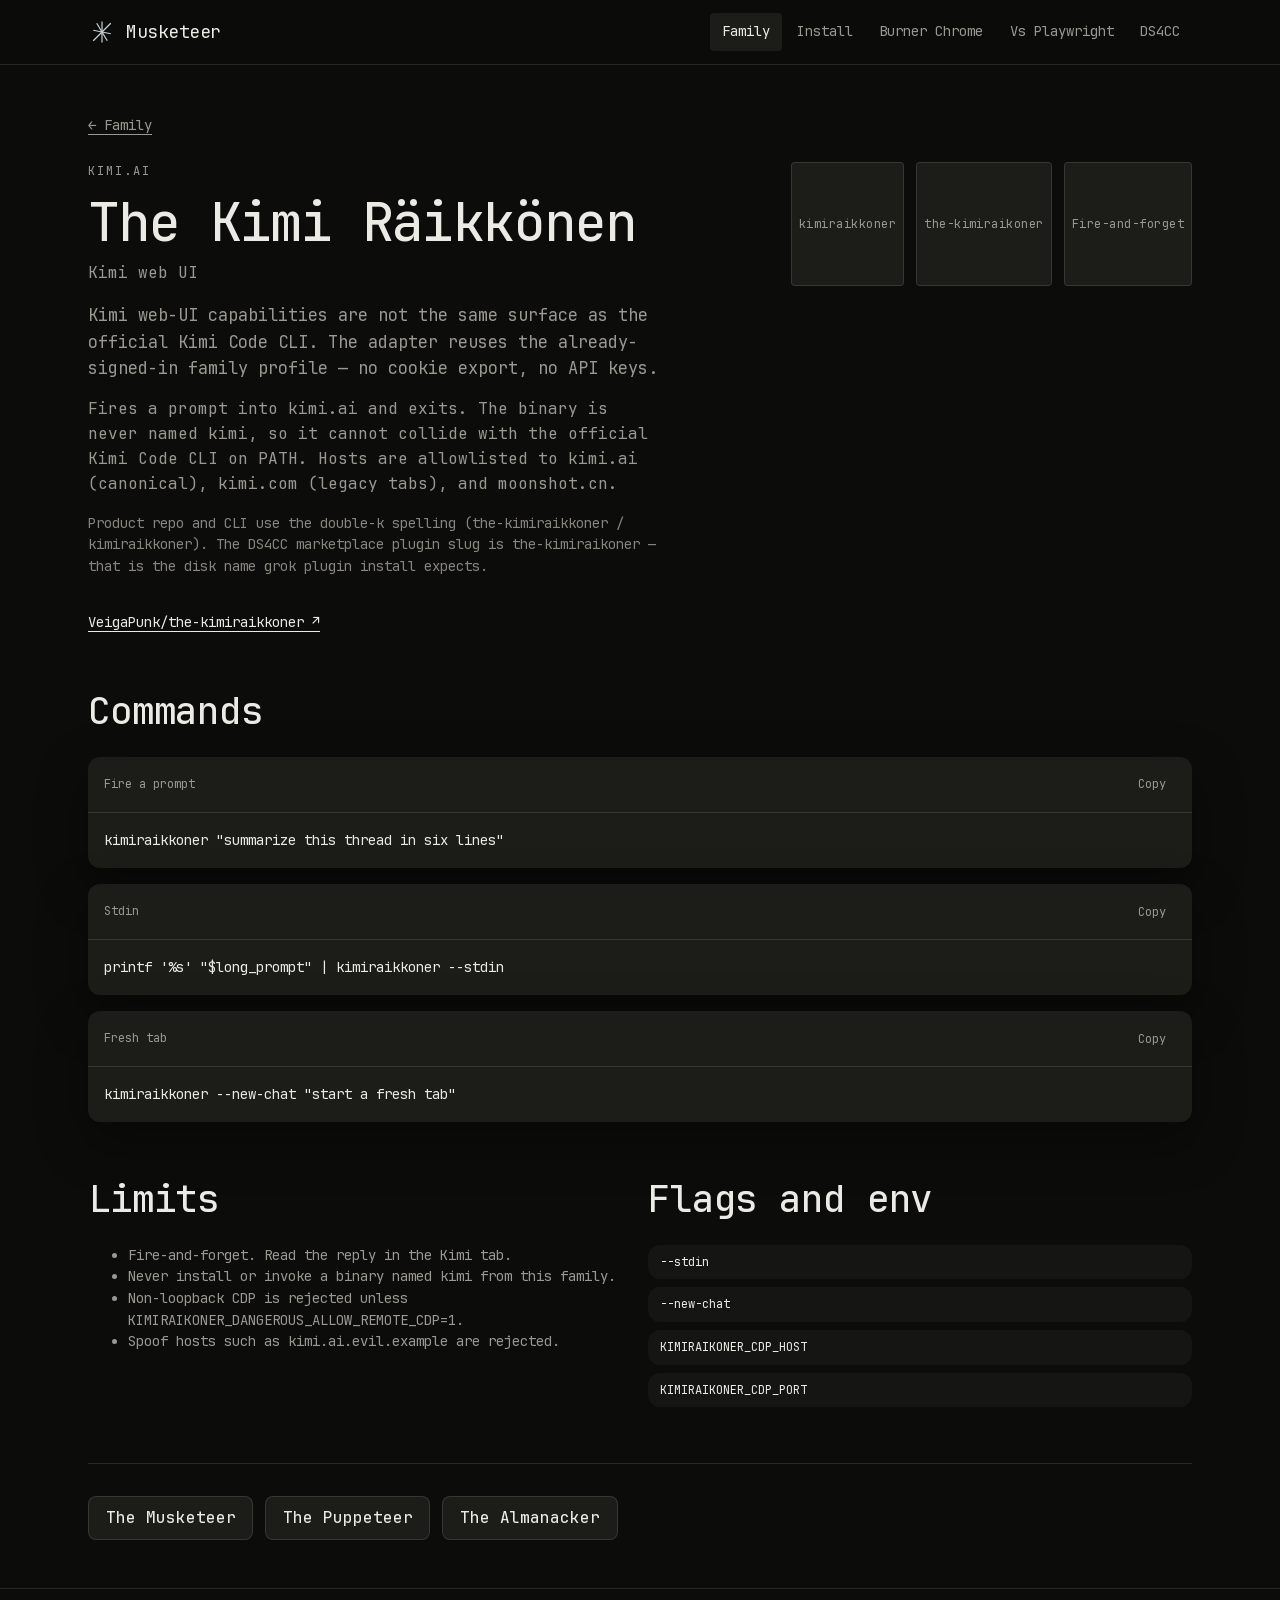
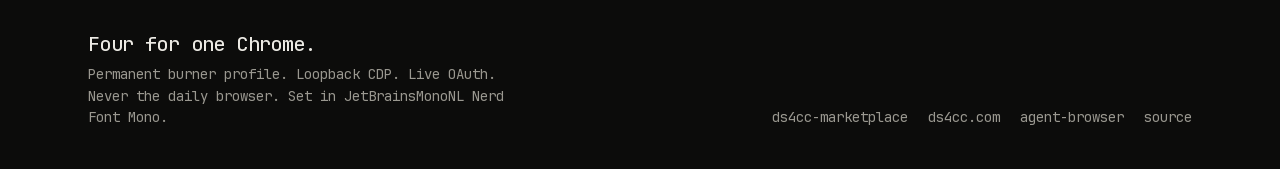
<file: adapters/kimiraikkoner.html>
<!DOCTYPE html>
<html lang="en">
<head>
  <meta charset="utf-8" />
  <meta name="viewport" content="width=device-width, initial-scale=1" />
  <title>The Kimi Räikkönen — Musketeer family</title>
  <meta name="description" content="kimiraikkoner fires a prompt into the kimi.ai web UI and exits. Never named kimi, so it cannot collide with the official Kimi Code CLI." />
  <meta name="theme-color" content="#0c0c0b" />
  <link rel="canonical" href="https://burnerchrome-pages.vercel.app/adapters/kimiraikkoner" />
  <meta property="og:type" content="website" />
  <meta property="og:site_name" content="burnerchrome" />
  <meta property="og:title" content="The Kimi Räikkönen — Musketeer family" />
  <meta property="og:description" content="kimiraikkoner fires a prompt into the kimi.ai web UI and exits. Never named kimi, so it cannot collide with the official Kimi Code CLI." />
  <meta property="og:url" content="https://burnerchrome-pages.vercel.app/adapters/kimiraikkoner" />
  <meta property="og:image" content="https://burnerchrome-pages.vercel.app/assets/og.png" />
  <meta property="og:image:width" content="1200" />
  <meta property="og:image:height" content="630" />
  <meta property="og:image:alt" content="Musketeer brand mark, steel on warm black: Four adapters. One permanent burner Chrome." />
  <meta name="twitter:card" content="summary_large_image" />
  <meta name="twitter:title" content="The Kimi Räikkönen — Musketeer family" />
  <meta name="twitter:description" content="kimiraikkoner fires a prompt into the kimi.ai web UI and exits. Never named kimi, so it cannot collide with the official Kimi Code CLI." />
  <meta name="twitter:image" content="https://burnerchrome-pages.vercel.app/assets/og.png" />
  <link rel="icon" type="image/svg+xml" href="../favicon.svg" />
  <link rel="preconnect" href="https://cdn.jsdelivr.net" crossorigin />
  <link rel="preload" href="../fonts/JetBrainsMonoNLNerdFontMono-Regular.woff2" as="font" type="font/woff2" crossorigin />
  <link rel="preload" href="../fonts/JetBrainsMonoNLNerdFontMono-Medium.woff2" as="font" type="font/woff2" crossorigin />
  <link rel="stylesheet" href="../assets/styles.css" />
</head>
<body>
  <a class="skip" href="#content">Skip to content</a>
  <header class="top">
    <div class="navwrap">
      <a class="brand" href="../">
        <svg viewBox="0 0 32 32" fill="none" stroke="currentColor" stroke-width="1.4" aria-hidden="true">
          <path d="M6 26 L26 6"/><path d="M10 6 L22 26"/><path d="M26 18 L6 14"/><path d="M16 4 L16 28"/>
        </svg>
        <span>Musketeer</span>
      </a>
      <nav class="desk" aria-label="Primary"><a class="on" aria-current="page" href="../family">Family</a>
          <a class="" href="../install">Install</a>
          <a class="" href="../burner">Burner Chrome</a>
          <a class="" href="../compare">Vs Playwright</a>
          <a class="" href="../marketplace">DS4CC</a></nav>
      <button class="burger" type="button" data-burger aria-expanded="false" aria-label="Open menu">☰</button>
    </div>
    <nav class="mob" data-mob aria-label="Mobile"><a href="../family">Family</a>
          <a href="../install">Install</a>
          <a href="../burner">Burner Chrome</a>
          <a href="../compare">Vs Playwright</a>
          <a href="../marketplace">DS4CC</a></nav>
  </header>
  <main id="content">
    <article class="wrap">
      <a class="sm muted u" href="../family">← Family</a>
      <div style="margin-top:1.5rem;display:flex;flex-wrap:wrap;justify-content:space-between;gap:1rem">
        <div>
          <p class="eyebrow">kimi.ai</p>
          <h1 class="hero">The Kimi Räikkönen</h1>
          <p class="muted" style="margin-top:0.5rem">Kimi web UI</p>
        </div>
        <div class="row" style="margin-top:0">
          <span class="badge">kimiraikkoner</span>
          <span class="badge">the-kimiraikoner</span>
          <span class="badge ">Fire-and-forget</span>
        </div>
      </div>
      <p class="lede">Kimi web-UI capabilities are not the same surface as the official Kimi Code CLI. The adapter reuses the already-signed-in family profile — no cookie export, no API keys.</p>
      <p class="muted" style="margin-top:1rem;max-width:36rem">Fires a prompt into kimi.ai and exits. The binary is never named kimi, so it cannot collide with the official Kimi Code CLI on PATH. Hosts are allowlisted to kimi.ai (canonical), kimi.com (legacy tabs), and moonshot.cn.</p>
      <p class="sm subtle" style="margin-top:1rem;max-width:36rem">Product repo and CLI use the double-k spelling (the-kimiraikkoner / kimiraikkoner). The DS4CC marketplace plugin slug is the-kimiraikoner — that is the disk name grok plugin install expects.</p>
      <p style="margin-top:2rem"><a class="u sm" href="https://github.com/VeigaPunk/the-kimiraikkoner">VeigaPunk/the-kimiraikkoner ↗</a></p>
      <section style="margin-top:3rem">
        <h2 class="sec">Commands</h2>
        <div style="margin-top:1rem"><div class="copy">
  <div class="copyhead"><span>Fire a prompt</span><button type="button" aria-live="polite" data-copy="kimiraikkoner-c0">Copy</button></div>
  <pre><code id="kimiraikkoner-c0">kimiraikkoner &quot;summarize this thread in six lines&quot;</code></pre>
</div></div><div style="margin-top:1rem"><div class="copy">
  <div class="copyhead"><span>Stdin</span><button type="button" aria-live="polite" data-copy="kimiraikkoner-c1">Copy</button></div>
  <pre><code id="kimiraikkoner-c1">printf &#x27;%s&#x27; &quot;$long_prompt&quot; | kimiraikkoner --stdin</code></pre>
</div></div><div style="margin-top:1rem"><div class="copy">
  <div class="copyhead"><span>Fresh tab</span><button type="button" aria-live="polite" data-copy="kimiraikkoner-c2">Copy</button></div>
  <pre><code id="kimiraikkoner-c2">kimiraikkoner --new-chat &quot;start a fresh tab&quot;</code></pre>
</div></div>
      </section>
      <section class="grid2" style="margin-top:3rem">
        <div>
          <h2 class="sec">Limits</h2>
          <ul class="sm muted" style="margin-top:1rem"><li>Fire-and-forget. Read the reply in the Kimi tab.</li><li>Never install or invoke a binary named kimi from this family.</li><li>Non-loopback CDP is rejected unless KIMIRAIKONER_DANGEROUS_ALLOW_REMOTE_CDP=1.</li><li>Spoof hosts such as kimi.ai.evil.example are rejected.</li></ul>
        </div>
        <div>
          <h2 class="sec">Flags and env</h2>
          <ul style="list-style:none;padding:0;margin:1rem 0 0;display:grid;gap:0.5rem"><li class="card xs" style="padding:0.5rem 0.75rem">--stdin</li><li class="card xs" style="padding:0.5rem 0.75rem">--new-chat</li><li class="card xs" style="padding:0.5rem 0.75rem">KIMIRAIKONER_CDP_HOST</li><li class="card xs" style="padding:0.5rem 0.75rem">KIMIRAIKONER_CDP_PORT</li></ul>
        </div>
      </section>
      <nav class="row" style="margin-top:3.5rem;border-top:1px solid var(--border);padding-top:2rem"><a class="btn ghost" href="musketeer">The Musketeer</a><a class="btn ghost" href="puppeteer">The Puppeteer</a><a class="btn ghost" href="almanacker">The Almanacker</a></nav>
    </article></main>
  <footer class="bot">
    <div class="foot">
      <div>
        <h2>Four for one Chrome.</h2>
        <p>Permanent burner profile. Loopback CDP. Live OAuth. Never the daily browser. Set in JetBrainsMonoNL Nerd Font Mono.</p>
      </div>
      <div class="flinks">
        <a href="https://github.com/VeigaPunk/ds4cc-marketplace">ds4cc-marketplace</a>
        <a href="https://ds4cc.com">ds4cc.com</a>
        <a href="https://github.com/vercel-labs/agent-browser">agent-browser</a>
        <a href="https://github.com/VeigaPunk/burnerchrome">source</a>
      </div>
    </div>
  </footer>
  <script src="../assets/app.js"></script>
</body>
</html>
</file>
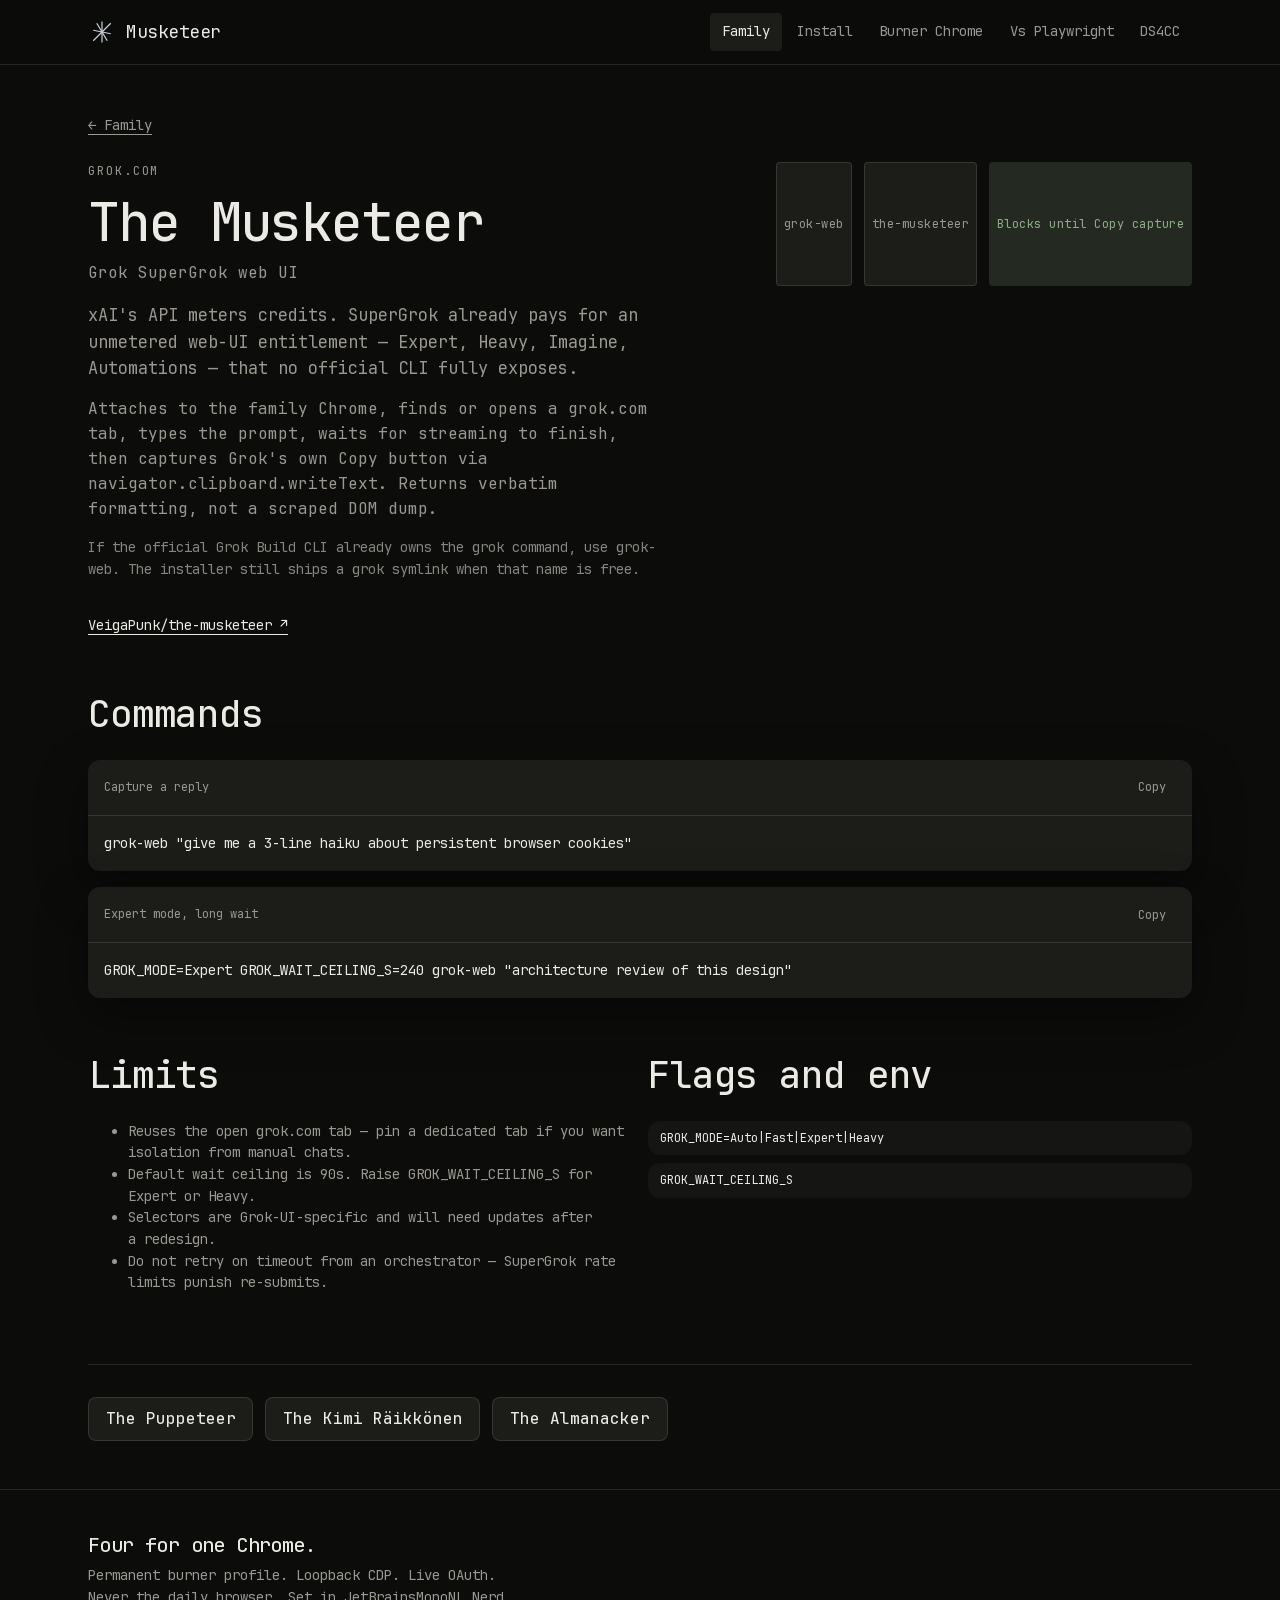
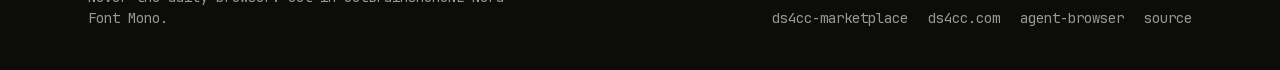
<file: adapters/musketeer.html>
<!DOCTYPE html>
<html lang="en">
<head>
  <meta charset="utf-8" />
  <meta name="viewport" content="width=device-width, initial-scale=1" />
  <title>The Musketeer — Musketeer family</title>
  <meta name="description" content="grok-web drives the SuperGrok web UI from the CLI: streams the prompt, waits for completion, and captures Grok's own Copy button verbatim." />
  <meta name="theme-color" content="#0c0c0b" />
  <link rel="canonical" href="https://burnerchrome-pages.vercel.app/adapters/musketeer" />
  <meta property="og:type" content="website" />
  <meta property="og:site_name" content="burnerchrome" />
  <meta property="og:title" content="The Musketeer — Musketeer family" />
  <meta property="og:description" content="grok-web drives the SuperGrok web UI from the CLI: streams the prompt, waits for completion, and captures Grok's own Copy button verbatim." />
  <meta property="og:url" content="https://burnerchrome-pages.vercel.app/adapters/musketeer" />
  <meta property="og:image" content="https://burnerchrome-pages.vercel.app/assets/og.png" />
  <meta property="og:image:width" content="1200" />
  <meta property="og:image:height" content="630" />
  <meta property="og:image:alt" content="Musketeer brand mark, steel on warm black: Four adapters. One permanent burner Chrome." />
  <meta name="twitter:card" content="summary_large_image" />
  <meta name="twitter:title" content="The Musketeer — Musketeer family" />
  <meta name="twitter:description" content="grok-web drives the SuperGrok web UI from the CLI: streams the prompt, waits for completion, and captures Grok's own Copy button verbatim." />
  <meta name="twitter:image" content="https://burnerchrome-pages.vercel.app/assets/og.png" />
  <link rel="icon" type="image/svg+xml" href="../favicon.svg" />
  <link rel="preconnect" href="https://cdn.jsdelivr.net" crossorigin />
  <link rel="preload" href="../fonts/JetBrainsMonoNLNerdFontMono-Regular.woff2" as="font" type="font/woff2" crossorigin />
  <link rel="preload" href="../fonts/JetBrainsMonoNLNerdFontMono-Medium.woff2" as="font" type="font/woff2" crossorigin />
  <link rel="stylesheet" href="../assets/styles.css" />
</head>
<body>
  <a class="skip" href="#content">Skip to content</a>
  <header class="top">
    <div class="navwrap">
      <a class="brand" href="../">
        <svg viewBox="0 0 32 32" fill="none" stroke="currentColor" stroke-width="1.4" aria-hidden="true">
          <path d="M6 26 L26 6"/><path d="M10 6 L22 26"/><path d="M26 18 L6 14"/><path d="M16 4 L16 28"/>
        </svg>
        <span>Musketeer</span>
      </a>
      <nav class="desk" aria-label="Primary"><a class="on" aria-current="page" href="../family">Family</a>
          <a class="" href="../install">Install</a>
          <a class="" href="../burner">Burner Chrome</a>
          <a class="" href="../compare">Vs Playwright</a>
          <a class="" href="../marketplace">DS4CC</a></nav>
      <button class="burger" type="button" data-burger aria-expanded="false" aria-label="Open menu">☰</button>
    </div>
    <nav class="mob" data-mob aria-label="Mobile"><a href="../family">Family</a>
          <a href="../install">Install</a>
          <a href="../burner">Burner Chrome</a>
          <a href="../compare">Vs Playwright</a>
          <a href="../marketplace">DS4CC</a></nav>
  </header>
  <main id="content">
    <article class="wrap">
      <a class="sm muted u" href="../family">← Family</a>
      <div style="margin-top:1.5rem;display:flex;flex-wrap:wrap;justify-content:space-between;gap:1rem">
        <div>
          <p class="eyebrow">grok.com</p>
          <h1 class="hero">The Musketeer</h1>
          <p class="muted" style="margin-top:0.5rem">Grok SuperGrok web UI</p>
        </div>
        <div class="row" style="margin-top:0">
          <span class="badge">grok-web</span>
          <span class="badge">the-musketeer</span>
          <span class="badge ok">Blocks until Copy capture</span>
        </div>
      </div>
      <p class="lede">xAI&#x27;s API meters credits. SuperGrok already pays for an unmetered web-UI entitlement — Expert, Heavy, Imagine, Automations — that no official CLI fully exposes.</p>
      <p class="muted" style="margin-top:1rem;max-width:36rem">Attaches to the family Chrome, finds or opens a grok.com tab, types the prompt, waits for streaming to finish, then captures Grok&#x27;s own Copy button via navigator.clipboard.writeText. Returns verbatim formatting, not a scraped DOM dump.</p>
      <p class="sm subtle" style="margin-top:1rem;max-width:36rem">If the official Grok Build CLI already owns the grok command, use grok-web. The installer still ships a grok symlink when that name is free.</p>
      <p style="margin-top:2rem"><a class="u sm" href="https://github.com/VeigaPunk/the-musketeer">VeigaPunk/the-musketeer ↗</a></p>
      <section style="margin-top:3rem">
        <h2 class="sec">Commands</h2>
        <div style="margin-top:1rem"><div class="copy">
  <div class="copyhead"><span>Capture a reply</span><button type="button" aria-live="polite" data-copy="musketeer-c0">Copy</button></div>
  <pre><code id="musketeer-c0">grok-web &quot;give me a 3-line haiku about persistent browser cookies&quot;</code></pre>
</div></div><div style="margin-top:1rem"><div class="copy">
  <div class="copyhead"><span>Expert mode, long wait</span><button type="button" aria-live="polite" data-copy="musketeer-c1">Copy</button></div>
  <pre><code id="musketeer-c1">GROK_MODE=Expert GROK_WAIT_CEILING_S=240 grok-web &quot;architecture review of this design&quot;</code></pre>
</div></div>
      </section>
      <section class="grid2" style="margin-top:3rem">
        <div>
          <h2 class="sec">Limits</h2>
          <ul class="sm muted" style="margin-top:1rem"><li>Reuses the open grok.com tab — pin a dedicated tab if you want isolation from manual chats.</li><li>Default wait ceiling is 90s. Raise GROK_WAIT_CEILING_S for Expert or Heavy.</li><li>Selectors are Grok-UI-specific and will need updates after a redesign.</li><li>Do not retry on timeout from an orchestrator — SuperGrok rate limits punish re-submits.</li></ul>
        </div>
        <div>
          <h2 class="sec">Flags and env</h2>
          <ul style="list-style:none;padding:0;margin:1rem 0 0;display:grid;gap:0.5rem"><li class="card xs" style="padding:0.5rem 0.75rem">GROK_MODE=Auto|Fast|Expert|Heavy</li><li class="card xs" style="padding:0.5rem 0.75rem">GROK_WAIT_CEILING_S</li></ul>
        </div>
      </section>
      <nav class="row" style="margin-top:3.5rem;border-top:1px solid var(--border);padding-top:2rem"><a class="btn ghost" href="puppeteer">The Puppeteer</a><a class="btn ghost" href="kimiraikkoner">The Kimi Räikkönen</a><a class="btn ghost" href="almanacker">The Almanacker</a></nav>
    </article></main>
  <footer class="bot">
    <div class="foot">
      <div>
        <h2>Four for one Chrome.</h2>
        <p>Permanent burner profile. Loopback CDP. Live OAuth. Never the daily browser. Set in JetBrainsMonoNL Nerd Font Mono.</p>
      </div>
      <div class="flinks">
        <a href="https://github.com/VeigaPunk/ds4cc-marketplace">ds4cc-marketplace</a>
        <a href="https://ds4cc.com">ds4cc.com</a>
        <a href="https://github.com/vercel-labs/agent-browser">agent-browser</a>
        <a href="https://github.com/VeigaPunk/burnerchrome">source</a>
      </div>
    </div>
  </footer>
  <script src="../assets/app.js"></script>
</body>
</html>
</file>
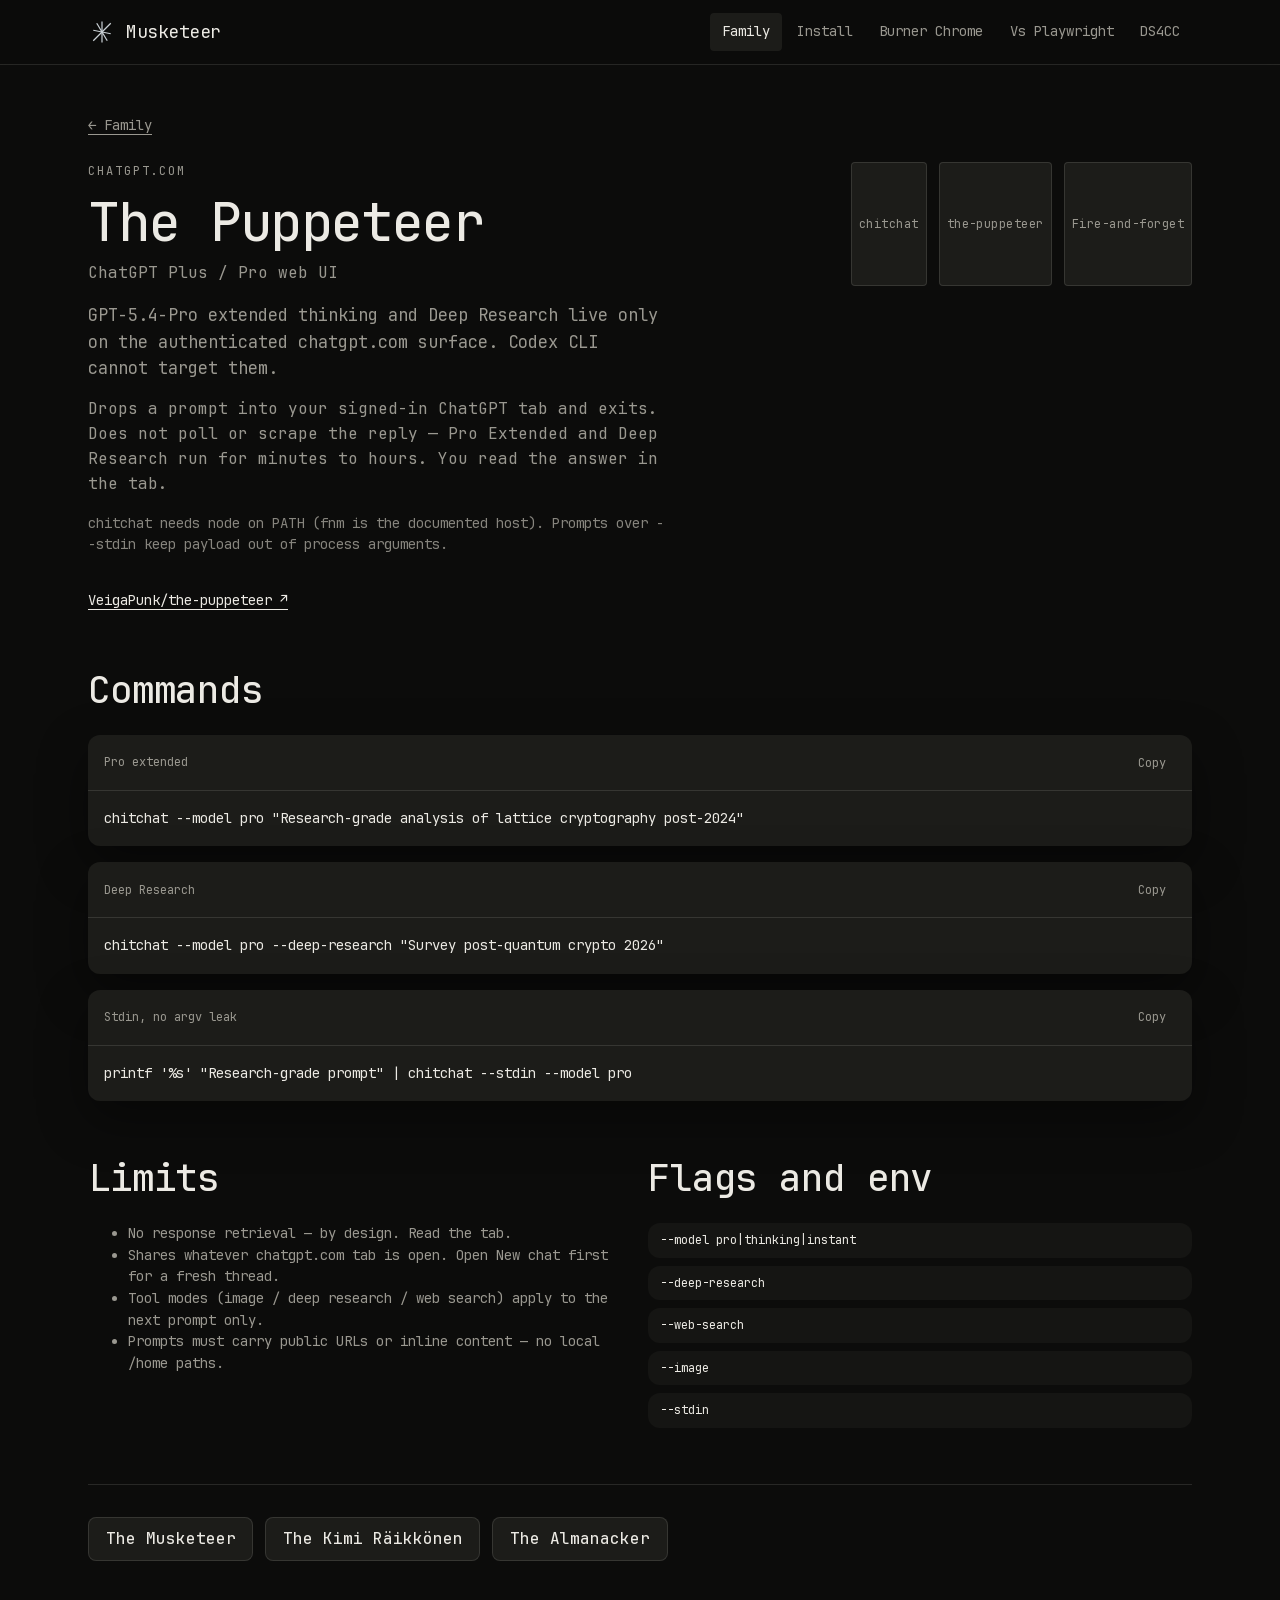
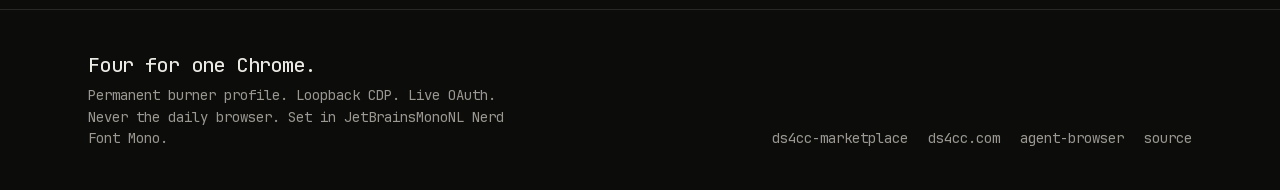
<file: adapters/puppeteer.html>
<!DOCTYPE html>
<html lang="en">
<head>
  <meta charset="utf-8" />
  <meta name="viewport" content="width=device-width, initial-scale=1" />
  <title>The Puppeteer — Musketeer family</title>
  <meta name="description" content="chitchat drops a prompt into the signed-in ChatGPT tab and exits — Pro Extended and Deep Research included. No polling, no scraping." />
  <meta name="theme-color" content="#0c0c0b" />
  <link rel="canonical" href="https://burnerchrome-pages.vercel.app/adapters/puppeteer" />
  <meta property="og:type" content="website" />
  <meta property="og:site_name" content="burnerchrome" />
  <meta property="og:title" content="The Puppeteer — Musketeer family" />
  <meta property="og:description" content="chitchat drops a prompt into the signed-in ChatGPT tab and exits — Pro Extended and Deep Research included. No polling, no scraping." />
  <meta property="og:url" content="https://burnerchrome-pages.vercel.app/adapters/puppeteer" />
  <meta property="og:image" content="https://burnerchrome-pages.vercel.app/assets/og.png" />
  <meta property="og:image:width" content="1200" />
  <meta property="og:image:height" content="630" />
  <meta property="og:image:alt" content="Musketeer brand mark, steel on warm black: Four adapters. One permanent burner Chrome." />
  <meta name="twitter:card" content="summary_large_image" />
  <meta name="twitter:title" content="The Puppeteer — Musketeer family" />
  <meta name="twitter:description" content="chitchat drops a prompt into the signed-in ChatGPT tab and exits — Pro Extended and Deep Research included. No polling, no scraping." />
  <meta name="twitter:image" content="https://burnerchrome-pages.vercel.app/assets/og.png" />
  <link rel="icon" type="image/svg+xml" href="../favicon.svg" />
  <link rel="preconnect" href="https://cdn.jsdelivr.net" crossorigin />
  <link rel="preload" href="../fonts/JetBrainsMonoNLNerdFontMono-Regular.woff2" as="font" type="font/woff2" crossorigin />
  <link rel="preload" href="../fonts/JetBrainsMonoNLNerdFontMono-Medium.woff2" as="font" type="font/woff2" crossorigin />
  <link rel="stylesheet" href="../assets/styles.css" />
</head>
<body>
  <a class="skip" href="#content">Skip to content</a>
  <header class="top">
    <div class="navwrap">
      <a class="brand" href="../">
        <svg viewBox="0 0 32 32" fill="none" stroke="currentColor" stroke-width="1.4" aria-hidden="true">
          <path d="M6 26 L26 6"/><path d="M10 6 L22 26"/><path d="M26 18 L6 14"/><path d="M16 4 L16 28"/>
        </svg>
        <span>Musketeer</span>
      </a>
      <nav class="desk" aria-label="Primary"><a class="on" aria-current="page" href="../family">Family</a>
          <a class="" href="../install">Install</a>
          <a class="" href="../burner">Burner Chrome</a>
          <a class="" href="../compare">Vs Playwright</a>
          <a class="" href="../marketplace">DS4CC</a></nav>
      <button class="burger" type="button" data-burger aria-expanded="false" aria-label="Open menu">☰</button>
    </div>
    <nav class="mob" data-mob aria-label="Mobile"><a href="../family">Family</a>
          <a href="../install">Install</a>
          <a href="../burner">Burner Chrome</a>
          <a href="../compare">Vs Playwright</a>
          <a href="../marketplace">DS4CC</a></nav>
  </header>
  <main id="content">
    <article class="wrap">
      <a class="sm muted u" href="../family">← Family</a>
      <div style="margin-top:1.5rem;display:flex;flex-wrap:wrap;justify-content:space-between;gap:1rem">
        <div>
          <p class="eyebrow">chatgpt.com</p>
          <h1 class="hero">The Puppeteer</h1>
          <p class="muted" style="margin-top:0.5rem">ChatGPT Plus / Pro web UI</p>
        </div>
        <div class="row" style="margin-top:0">
          <span class="badge">chitchat</span>
          <span class="badge">the-puppeteer</span>
          <span class="badge ">Fire-and-forget</span>
        </div>
      </div>
      <p class="lede">GPT-5.4-Pro extended thinking and Deep Research live only on the authenticated chatgpt.com surface. Codex CLI cannot target them.</p>
      <p class="muted" style="margin-top:1rem;max-width:36rem">Drops a prompt into your signed-in ChatGPT tab and exits. Does not poll or scrape the reply — Pro Extended and Deep Research run for minutes to hours. You read the answer in the tab.</p>
      <p class="sm subtle" style="margin-top:1rem;max-width:36rem">chitchat needs node on PATH (fnm is the documented host). Prompts over --stdin keep payload out of process arguments.</p>
      <p style="margin-top:2rem"><a class="u sm" href="https://github.com/VeigaPunk/the-puppeteer">VeigaPunk/the-puppeteer ↗</a></p>
      <section style="margin-top:3rem">
        <h2 class="sec">Commands</h2>
        <div style="margin-top:1rem"><div class="copy">
  <div class="copyhead"><span>Pro extended</span><button type="button" aria-live="polite" data-copy="puppeteer-c0">Copy</button></div>
  <pre><code id="puppeteer-c0">chitchat --model pro &quot;Research-grade analysis of lattice cryptography post-2024&quot;</code></pre>
</div></div><div style="margin-top:1rem"><div class="copy">
  <div class="copyhead"><span>Deep Research</span><button type="button" aria-live="polite" data-copy="puppeteer-c1">Copy</button></div>
  <pre><code id="puppeteer-c1">chitchat --model pro --deep-research &quot;Survey post-quantum crypto 2026&quot;</code></pre>
</div></div><div style="margin-top:1rem"><div class="copy">
  <div class="copyhead"><span>Stdin, no argv leak</span><button type="button" aria-live="polite" data-copy="puppeteer-c2">Copy</button></div>
  <pre><code id="puppeteer-c2">printf &#x27;%s&#x27; &quot;Research-grade prompt&quot; | chitchat --stdin --model pro</code></pre>
</div></div>
      </section>
      <section class="grid2" style="margin-top:3rem">
        <div>
          <h2 class="sec">Limits</h2>
          <ul class="sm muted" style="margin-top:1rem"><li>No response retrieval — by design. Read the tab.</li><li>Shares whatever chatgpt.com tab is open. Open New chat first for a fresh thread.</li><li>Tool modes (image / deep research / web search) apply to the next prompt only.</li><li>Prompts must carry public URLs or inline content — no local /home paths.</li></ul>
        </div>
        <div>
          <h2 class="sec">Flags and env</h2>
          <ul style="list-style:none;padding:0;margin:1rem 0 0;display:grid;gap:0.5rem"><li class="card xs" style="padding:0.5rem 0.75rem">--model pro|thinking|instant</li><li class="card xs" style="padding:0.5rem 0.75rem">--deep-research</li><li class="card xs" style="padding:0.5rem 0.75rem">--web-search</li><li class="card xs" style="padding:0.5rem 0.75rem">--image</li><li class="card xs" style="padding:0.5rem 0.75rem">--stdin</li></ul>
        </div>
      </section>
      <nav class="row" style="margin-top:3.5rem;border-top:1px solid var(--border);padding-top:2rem"><a class="btn ghost" href="musketeer">The Musketeer</a><a class="btn ghost" href="kimiraikkoner">The Kimi Räikkönen</a><a class="btn ghost" href="almanacker">The Almanacker</a></nav>
    </article></main>
  <footer class="bot">
    <div class="foot">
      <div>
        <h2>Four for one Chrome.</h2>
        <p>Permanent burner profile. Loopback CDP. Live OAuth. Never the daily browser. Set in JetBrainsMonoNL Nerd Font Mono.</p>
      </div>
      <div class="flinks">
        <a href="https://github.com/VeigaPunk/ds4cc-marketplace">ds4cc-marketplace</a>
        <a href="https://ds4cc.com">ds4cc.com</a>
        <a href="https://github.com/vercel-labs/agent-browser">agent-browser</a>
        <a href="https://github.com/VeigaPunk/burnerchrome">source</a>
      </div>
    </div>
  </footer>
  <script src="../assets/app.js"></script>
</body>
</html>
</file>
<file: assets/styles.css>
@font-face {
  font-family: "JetBrainsMonoNL NFM";
  src: url("../fonts/JetBrainsMonoNLNerdFontMono-Regular.woff2") format("woff2"),
       url("https://cdn.jsdelivr.net/gh/VeigaPunk/burnerchrome@main/fonts/JetBrainsMonoNLNerdFontMono-Regular.woff2") format("woff2");
  font-weight: 400;
  font-style: normal;
  font-display: swap;
}
@font-face {
  font-family: "JetBrainsMonoNL NFM";
  src: url("../fonts/JetBrainsMonoNLNerdFontMono-Medium.woff2") format("woff2"),
       url("https://cdn.jsdelivr.net/gh/VeigaPunk/burnerchrome@main/fonts/JetBrainsMonoNLNerdFontMono-Medium.woff2") format("woff2");
  font-weight: 500;
  font-style: normal;
  font-display: swap;
}
@font-face {
  font-family: "JetBrainsMonoNL NFM";
  src: url("../fonts/JetBrainsMonoNLNerdFontMono-Bold.woff2") format("woff2"),
       url("https://cdn.jsdelivr.net/gh/VeigaPunk/burnerchrome@main/fonts/JetBrainsMonoNLNerdFontMono-Bold.woff2") format("woff2");
  font-weight: 700;
  font-style: normal;
  font-display: swap;
}

:root {
  --bg: #0c0c0b;
  --surface: #151513;
  --raised: #1c1c19;
  --fg: #eceae4;
  --muted: #9a9890;
  --subtle: #87857e;
  --accent: #c9d0d4;
  --accent-fg: #0c0c0b;
  --border: color-mix(in oklab, #eceae4 12%, transparent);
  --border-strong: color-mix(in oklab, #eceae4 22%, transparent);
  --ok: #8faf8a;
  --warn: #c4a574;
  --danger: #c47a72;
  --font: "JetBrainsMonoNL NFM", "JetBrainsMonoNL Nerd Font Mono", ui-monospace, "SF Mono", Menlo, Consolas, monospace;
  --shadow: 0 18px 50px color-mix(in oklab, #000 40%, transparent);
  --max: 72rem;
}

* { box-sizing: border-box; }
html, body, button, input, textarea, select, code, pre, kbd, samp {
  font-family: var(--font);
  font-variant-ligatures: none;
  font-feature-settings: "calt" 0, "liga" 0, "tnum" 1;
  font-synthesis: none;
}
html {
  background: var(--bg);
  color: var(--fg);
  -webkit-font-smoothing: antialiased;
  -moz-osx-font-smoothing: grayscale;
}
body {
  margin: 0;
  min-height: 100dvh;
  overflow-x: clip;
  line-height: 1.55;
  text-wrap: pretty;
  display: flex;
  flex-direction: column;
}
a { color: inherit; text-decoration: none; }
a.u, .prose a { text-decoration: underline; text-underline-offset: 4px; }
:focus-visible { outline: 2px solid var(--fg); outline-offset: 2px; }
button { cursor: pointer; border: 0; background: none; color: inherit; }
h1, h2, h3 { text-wrap: balance; letter-spacing: -0.03em; font-weight: 500; margin: 0; }
p { margin: 0; }
::selection { background: color-mix(in oklab, var(--accent) 35%, transparent); color: var(--fg); }

.skip {
  position: absolute; left: -999px;
}
.skip:focus {
  left: 1rem; top: 1rem; z-index: 50;
  background: var(--accent); color: var(--accent-fg);
  padding: 0.5rem 0.75rem; border-radius: 4px;
}

header.top {
  position: sticky; top: 0; z-index: 40;
  border-bottom: 1px solid var(--border);
  background: color-mix(in oklab, var(--bg) 90%, transparent);
  backdrop-filter: blur(8px);
}
.navwrap {
  max-width: var(--max);
  margin: 0 auto;
  height: 4rem;
  padding: 0 1rem;
  display: flex;
  align-items: center;
  justify-content: space-between;
  gap: 1rem;
}
@media (min-width: 640px) { .navwrap { padding: 0 1.5rem; } }
.brand { display: flex; align-items: center; gap: 0.65rem; color: var(--fg); }
.brand svg { width: 1.75rem; height: 1.75rem; color: var(--accent); }
.brand span { font-size: 1.125rem; letter-spacing: -0.03em; }
nav.desk { display: none; align-items: center; gap: 0.15rem; }
@media (min-width: 1024px) { nav.desk { display: flex; } }
nav.desk a {
  padding: 0.5rem 0.75rem;
  border-radius: 4px;
  font-size: 0.875rem;
  color: var(--muted);
}
nav.desk a:hover, nav.desk a.on { color: var(--fg); }
nav.desk a.on { background: var(--raised); }
.burger {
  width: 2.75rem; height: 2.75rem;
  display: grid; place-items: center;
  border-radius: 4px;
}
@media (min-width: 1024px) { .burger { display: none; } }
.mob {
  display: none;
  border-top: 1px solid var(--border);
  background: var(--bg);
  padding: 1rem;
}
.mob.open { display: flex; flex-direction: column; gap: 0.25rem; }
.mob a { padding: 0.75rem; border-radius: 8px; }
.mob a:hover { background: var(--raised); }

main { flex: 1; }
footer.bot { border-top: 1px solid var(--border); margin-top: auto; }
.foot {
  max-width: var(--max);
  margin: 0 auto;
  padding: 2.5rem 1rem;
  display: flex;
  flex-direction: column;
  gap: 1rem;
}
@media (min-width: 640px) {
  .foot { flex-direction: row; align-items: flex-end; justify-content: space-between; padding: 2.5rem 1.5rem; }
}
.foot h2 { font-size: 1.25rem; }
.foot p { margin-top: 0.25rem; max-width: 28rem; font-size: 0.875rem; color: var(--muted); }
.flinks { display: flex; flex-wrap: wrap; gap: 0.5rem 1.25rem; font-size: 0.875rem; color: var(--muted); }
.flinks a:hover { color: var(--fg); }

.wrap { max-width: var(--max); margin: 0 auto; padding: 3rem 1rem; }
@media (min-width: 640px) { .wrap { padding: 3rem 1.5rem; } }
.eyebrow { font-size: 0.75rem; letter-spacing: 0.16em; text-transform: uppercase; color: var(--muted); }
h1.hero { margin-top: 0.75rem; font-size: clamp(2.15rem, 1.4rem + 2.4vw, 3.4rem); line-height: 1.15; }
h2.sec { font-size: clamp(1.75rem, 1.3rem + 1.6vw, 2.35rem); }
h2.md { font-size: 1.375rem; }
.lede { margin-top: 1rem; max-width: 36rem; color: var(--muted); font-size: 1.0625rem; }
.muted { color: var(--muted); }
.subtle { color: var(--subtle); }
.sm { font-size: 0.875rem; }
.xs { font-size: 0.75rem; }

.row { display: flex; flex-wrap: wrap; gap: 0.75rem; margin-top: 2rem; }
.btn {
  display: inline-flex; align-items: center; justify-content: center; gap: 0.5rem;
  min-height: 2.75rem; padding: 0 1.1rem; border-radius: 8px;
  background: var(--accent); color: var(--accent-fg); font-weight: 500;
}
.btn.ghost {
  background: var(--raised); color: var(--fg);
  box-shadow: inset 0 0 0 1px var(--border);
}
.btn:hover { filter: brightness(1.06); }

.hair { box-shadow: inset 0 0 0 1px var(--border); }
.card { background: var(--surface); border-radius: 12px; padding: 1.25rem; }
.card.pad { padding: 1.5rem; }
.raised { background: var(--raised); }

.grid2 { display: grid; gap: 1rem; }
.grid3 { display: grid; gap: 1rem; }
.grid4 { display: grid; gap: 1rem; }
@media (min-width: 640px) { .grid2 { grid-template-columns: 1fr 1fr; } .grid4 { grid-template-columns: 1fr 1fr; } }
@media (min-width: 768px) { .grid3 { grid-template-columns: 1fr 1fr 1fr; } }
@media (min-width: 1024px) {
  .grid4 { grid-template-columns: repeat(4, 1fr); }
  .split { display: grid; grid-template-columns: 7fr 5fr; gap: 2.5rem; align-items: start; }
  .split-rev { display: grid; grid-template-columns: 4fr 8fr; gap: 2rem; align-items: start; }
}

.band { border-bottom: 1px solid var(--border); }
.band-pad { padding: 3.5rem 0; }

.chrome {
  background: var(--raised);
  border-radius: 12px;
  padding: 0.75rem;
  box-shadow: var(--shadow);
}
.dots { display: flex; align-items: center; gap: 0.5rem; padding: 0 0.5rem 0.75rem; }
.dot { width: 0.625rem; height: 0.625rem; border-radius: 999px; background: var(--border-strong); }
.tabs { display: grid; grid-template-columns: 1fr 1fr; gap: 0.25rem; }
@media (min-width: 640px) { .tabs { grid-template-columns: repeat(4, 1fr); } }
.tab { text-align: center; font-size: 0.75rem; color: var(--muted); padding: 0.5rem; border-radius: 4px; }
.tab.on { background: var(--surface); color: var(--fg); }
.pane { margin-top: 0.75rem; background: var(--bg); border-radius: 8px; padding: 1rem; }
.bar { height: 0.5rem; border-radius: 2px; background: var(--raised); margin-bottom: 0.75rem; }
.clip { margin-top: 1rem; background: var(--surface); border-radius: 6px; padding: 0.5rem 0.75rem; font-size: 0.75rem; color: var(--muted); }

.badge {
  display: inline-flex; align-items: center;
  padding: 0.15rem 0.5rem; border-radius: 4px;
  font-size: 0.75rem; letter-spacing: 0.04em;
  background: var(--raised); color: var(--muted);
  box-shadow: inset 0 0 0 1px var(--border);
}
.badge.ok { background: color-mix(in oklab, var(--ok) 18%, transparent); color: var(--ok); box-shadow: none; }
.badge.warn { background: color-mix(in oklab, var(--warn) 18%, transparent); color: var(--warn); box-shadow: none; }
.badge.hi { background: var(--accent); color: var(--accent-fg); box-shadow: none; }

.copy {
  min-width: 0; max-width: 100%; overflow: hidden;
  border-radius: 12px; background: var(--raised); box-shadow: var(--shadow);
}
.copyhead {
  display: flex; align-items: center; justify-content: space-between;
  gap: 0.75rem; border-bottom: 1px solid var(--border);
  padding: 0.6rem 1rem; font-size: 0.75rem; color: var(--muted);
}
.copyhead button {
  min-height: 2.25rem; padding: 0 0.65rem; border-radius: 4px; font-size: 0.75rem;
}
.copyhead button:hover { background: var(--surface); color: var(--fg); }
.copy pre {
  margin: 0; max-height: 24rem; overflow: auto;
  padding: 1rem; font-size: 0.875rem; line-height: 1.65;
  white-space: pre-wrap; word-break: break-word; color: var(--fg);
}

.tablewrap { overflow-x: auto; border-radius: 12px; background: var(--surface); }
table { width: 100%; border-collapse: collapse; text-align: left; font-size: 0.875rem; }
th, td { padding: 0.85rem 1rem; vertical-align: top; border-bottom: 1px solid var(--border); }
th { color: var(--muted); font-weight: 500; }
tr:last-child td { border-bottom: 0; }
td.break { word-break: break-all; }

.steps { display: grid; gap: 1rem; border-top: 1px solid var(--border); padding-top: 2rem; }
@media (min-width: 768px) { .steps { grid-template-columns: 3fr 9fr; } }
.num { font-size: 0.75rem; color: var(--subtle); }

.tabsbar { display: flex; flex-wrap: wrap; gap: 0.5rem; margin: 2rem 0 1.25rem; }
.tabsbar button {
  min-height: 2.75rem; padding: 0 1rem; border-radius: 8px;
  background: var(--raised); color: var(--muted);
  box-shadow: inset 0 0 0 1px var(--border);
}
.tabsbar button.on { background: var(--accent); color: var(--accent-fg); box-shadow: none; }

.chips { display: flex; flex-wrap: wrap; gap: 0.5rem; }
.chip { border-radius: 4px; padding: 0.25rem 0.65rem; font-size: 0.75rem; background: var(--raised); color: var(--muted); box-shadow: inset 0 0 0 1px var(--border); }
.chip.hi { background: var(--accent); color: var(--accent-fg); box-shadow: none; }

@media (prefers-reduced-motion: reduce) {
  * { animation-duration: 0.01ms !important; transition-duration: 0.01ms !important; }
}
</file>
